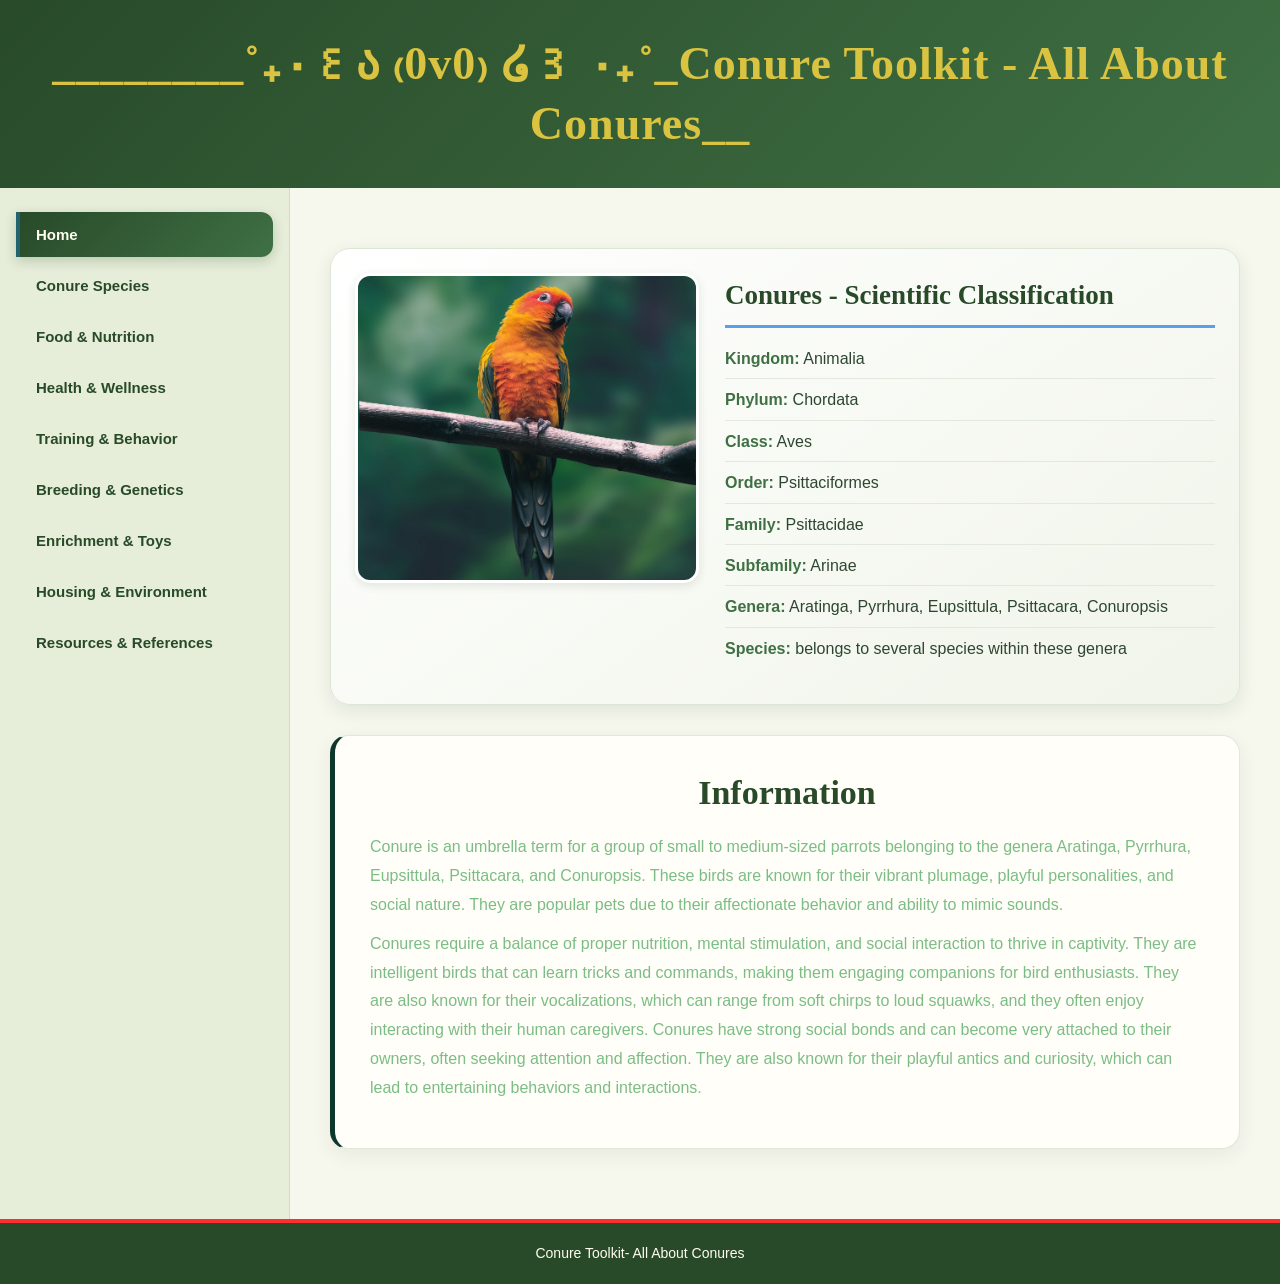
<file: index.html>
<!DOCTYPE html>
<html lang="en">
<head>
    <meta charset="UTF-8">
    <meta name="viewport" content="width=device-width, initial-scale=1.0">
    <title>Conure Toolkit</title>
    <link rel="stylesheet" href="textstyle_conurehomepg.css">
</head>
<body>

    <!-- Loading screen -->
    <div class="loading-screen">
        <img src="louding.gif" alt="Loading..." class="loading-gif">
        <p>Loading...</p>
    </div>

    <!-- Header -->
    <header class="site-header">
        <h1>________˚₊‧꒰ა ₍0v0₎ ໒꒱ ‧₊˚_Conure Toolkit - All About Conures__</h1>
    </header>

    <!-- Sidebar + content -->
    <div class="page-layout">

        <!-- Navigation menu (left column) -->
        <nav class="site-nav" aria-label="Main navigation">
            <ul>
                <li><a href="index.html" class="active" aria-current="page">Home</a></li>
                <li><a href="conure_species.html">Conure Species</a></li>
                <li><a href="nutrition.html">Food &amp; Nutrition</a></li>
                <li><a href="health.html">Health &amp; Wellness</a></li>
                <li><a href="training.html">Training &amp; Behavior</a></li>
                <li><a href="genetics.html">Breeding &amp; Genetics</a></li>
                <li><a href="enrichment.html">Enrichment &amp; Toys</a></li>
                <li><a href="housing.html">Housing &amp; Environment</a></li>
                <li><a href="resources.html">Resources &amp; References</a></li>
            </ul>
        </nav>

        <!-- Main content (right column) -->
        <main class="main-content">
           

            <!-- Scientific classification card -->
            <div class="card">

                <!-- Image -->
                <div
                    class="card-img"
                    role="img"
                    aria-label="Sun Conure parrot"
                    style="background-image: url('sun_conure_home.jpg');"
                ></div>

                <!-- Words -->
                <div class="card-info">
                    <p class="text-title">Conures - Scientific Classification</p>

                    <div class="text-body">
                        <p><strong>Kingdom:</strong> Animalia</p>
                        <p><strong>Phylum:</strong> Chordata</p>
                        <p><strong>Class:</strong> Aves</p>
                        <p><strong>Order:</strong> Psittaciformes</p>
                        <p><strong>Family:</strong> Psittacidae</p>
                        <p><strong>Subfamily:</strong> Arinae</p>
                        <p><strong>Genera:</strong> Aratinga, Pyrrhura, Eupsittula, Psittacara, Conuropsis</p>
                        <p><strong>Species:</strong> belongs to several species within these genera</p>
                    </div>
                </div>
            </div>

            <!-- Information section -->
            <section class="information-homepage-conure">
                <h2>Information</h2>
                <p>
                    Conure is an umbrella term for a group of small to medium-sized parrots belonging to the genera Aratinga, Pyrrhura, Eupsittula, Psittacara, and Conuropsis. These birds are known for their vibrant plumage, playful personalities, and social nature. They are popular pets due to their affectionate behavior and ability to mimic sounds.
                </p>
                <p>
                    Conures require a balance of proper nutrition, mental stimulation, and social interaction to thrive in captivity. They are intelligent birds that can learn tricks and commands, making them engaging companions for bird enthusiasts.
                    They are also known for their vocalizations, which can range from soft chirps to loud squawks, and they often enjoy interacting with their human caregivers.
                    Conures have strong social bonds and can become very attached to their owners, often seeking attention and affection. They are also known for their playful antics and curiosity, which can lead to entertaining behaviors and interactions.
                </p>
            </section>
        </main>
    </div>

    <!-- Footer -->
    <footer class="site-footer">
        <p>Conure Toolkit- All About Conures</p>
    </footer>

</body>
</html>
</docotype html>
</file>
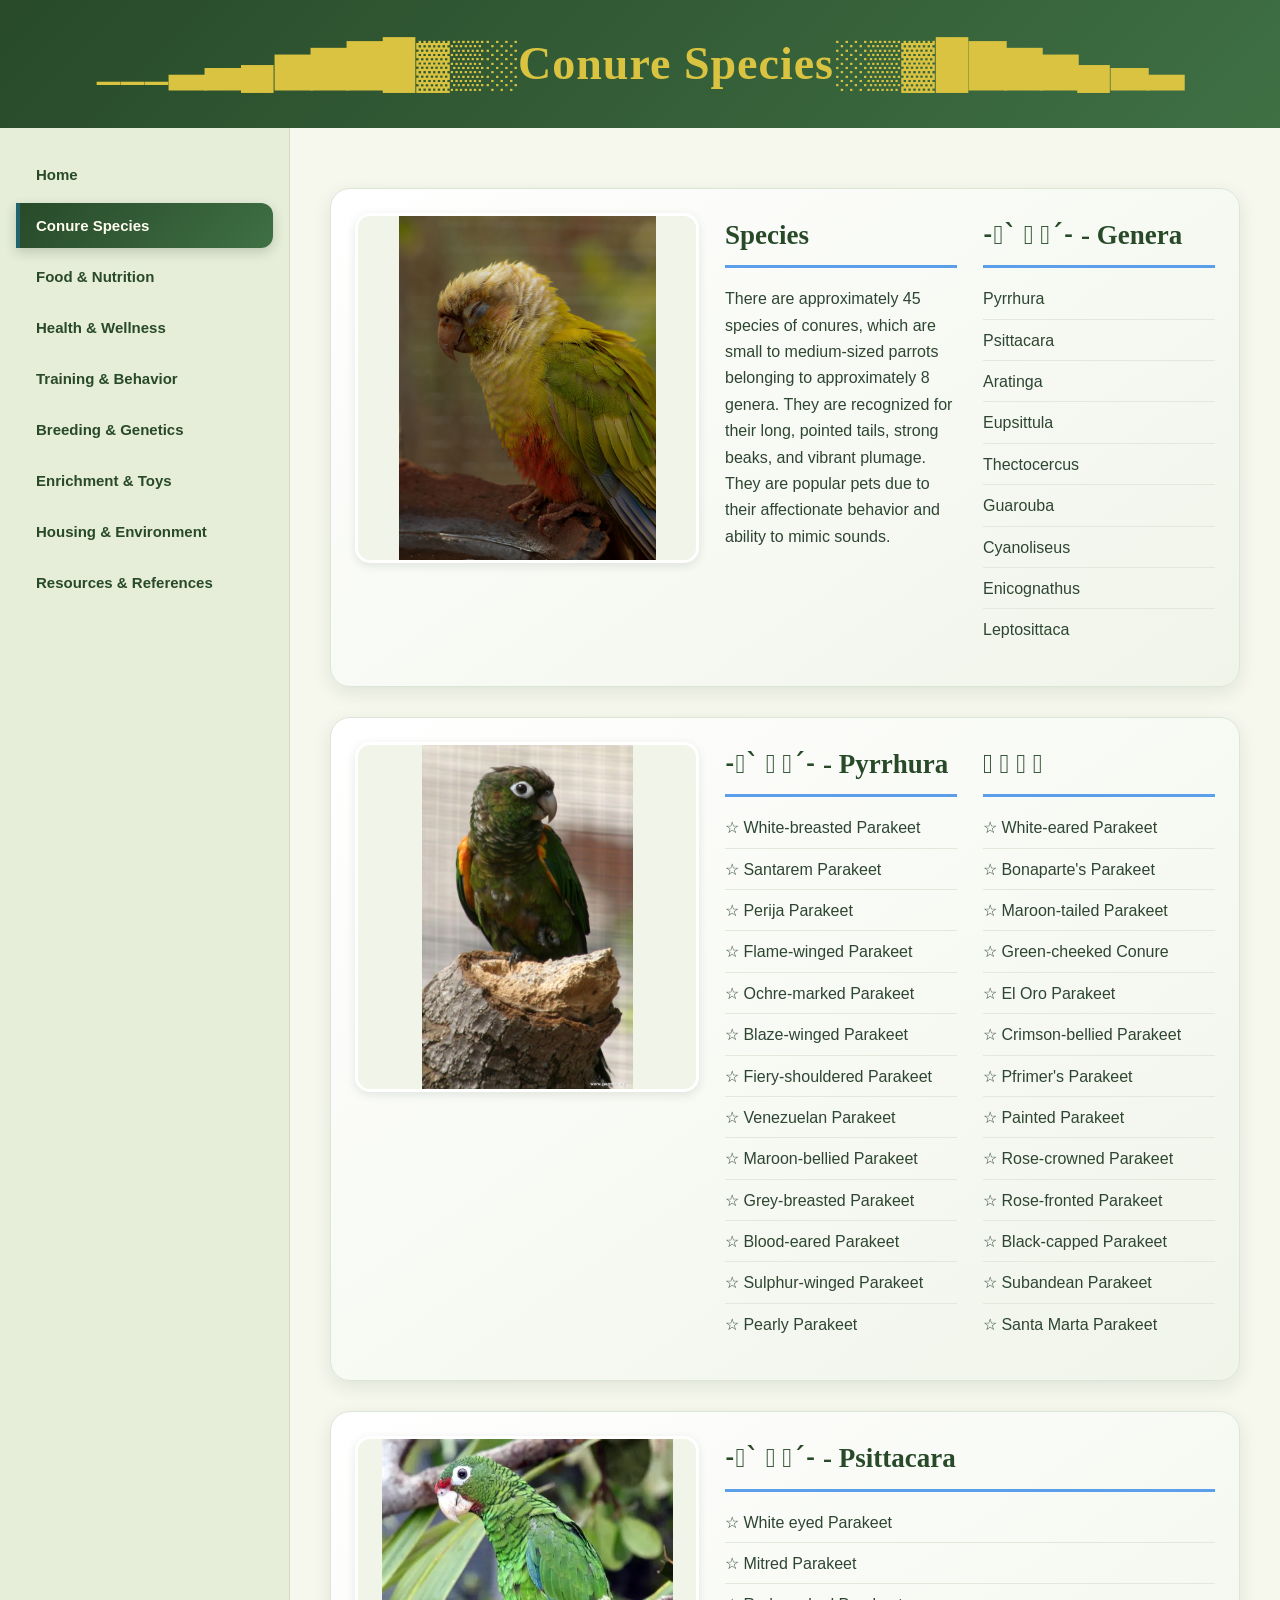
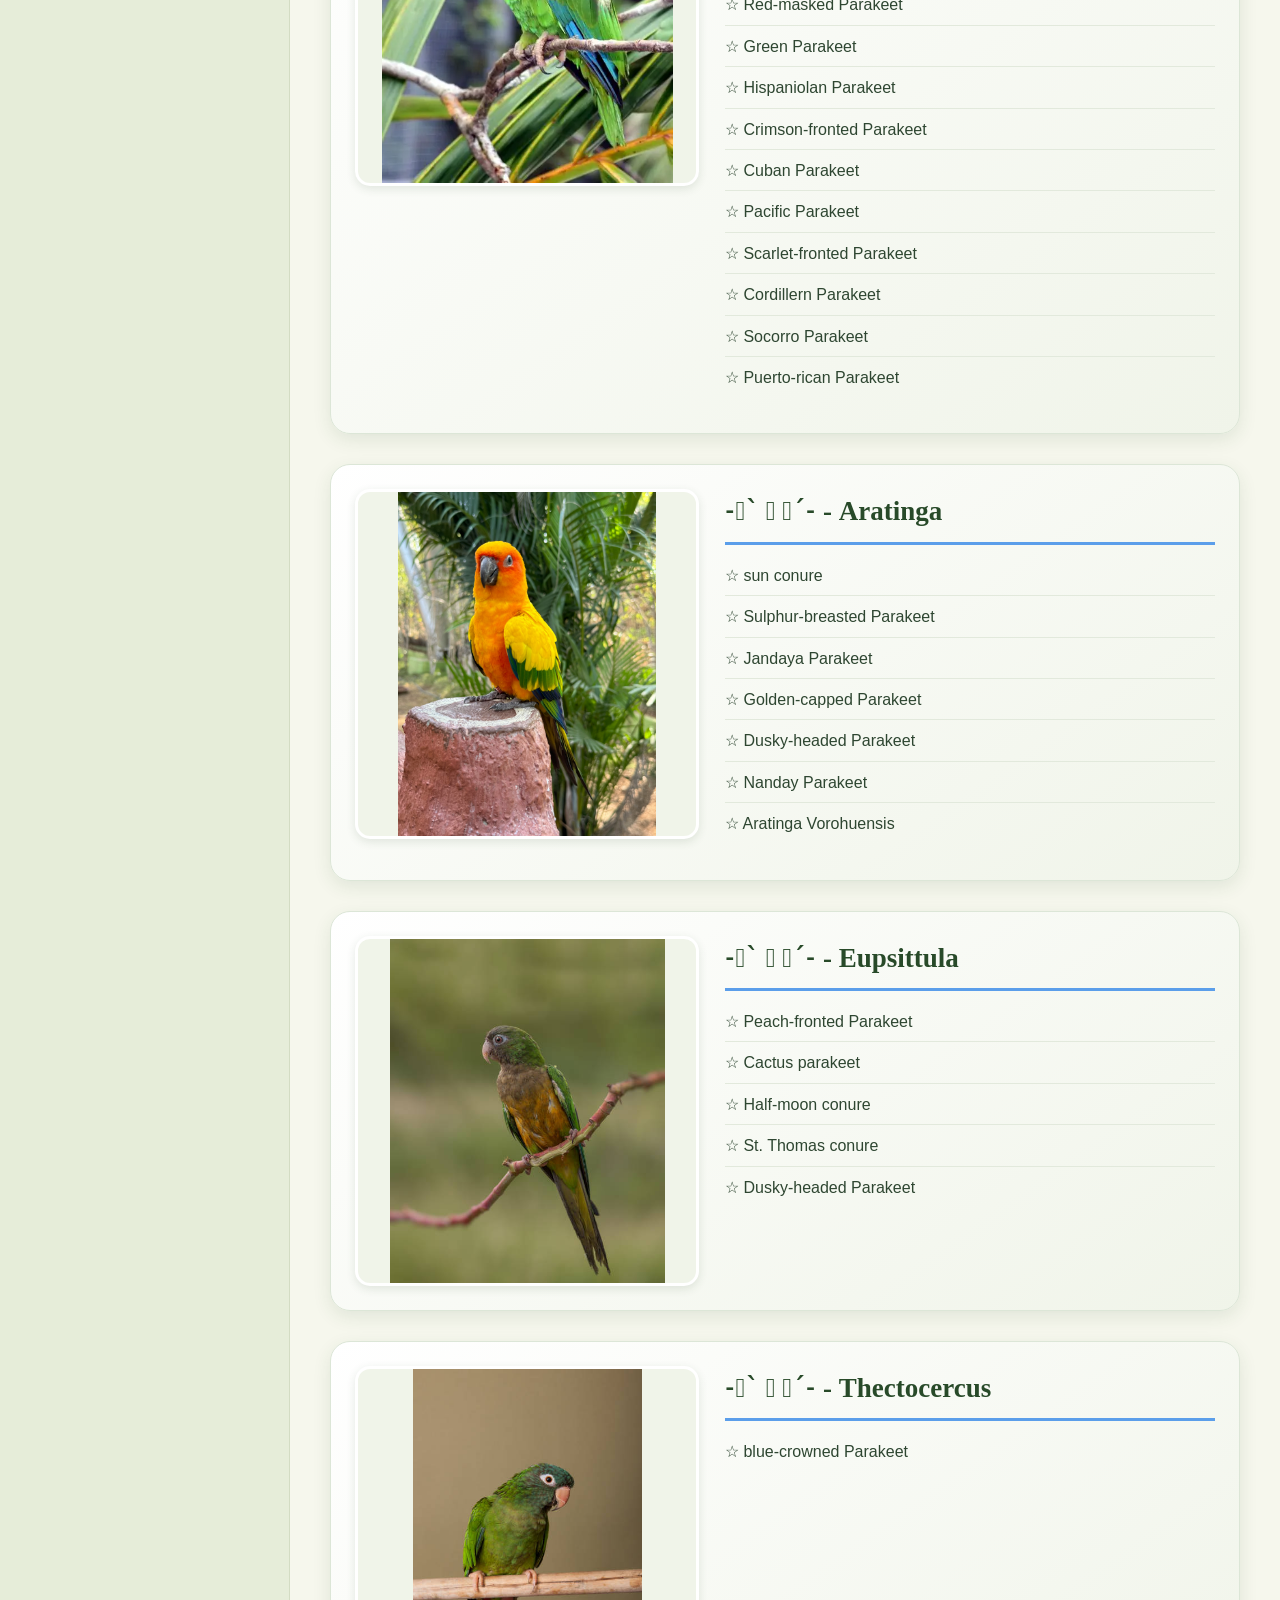
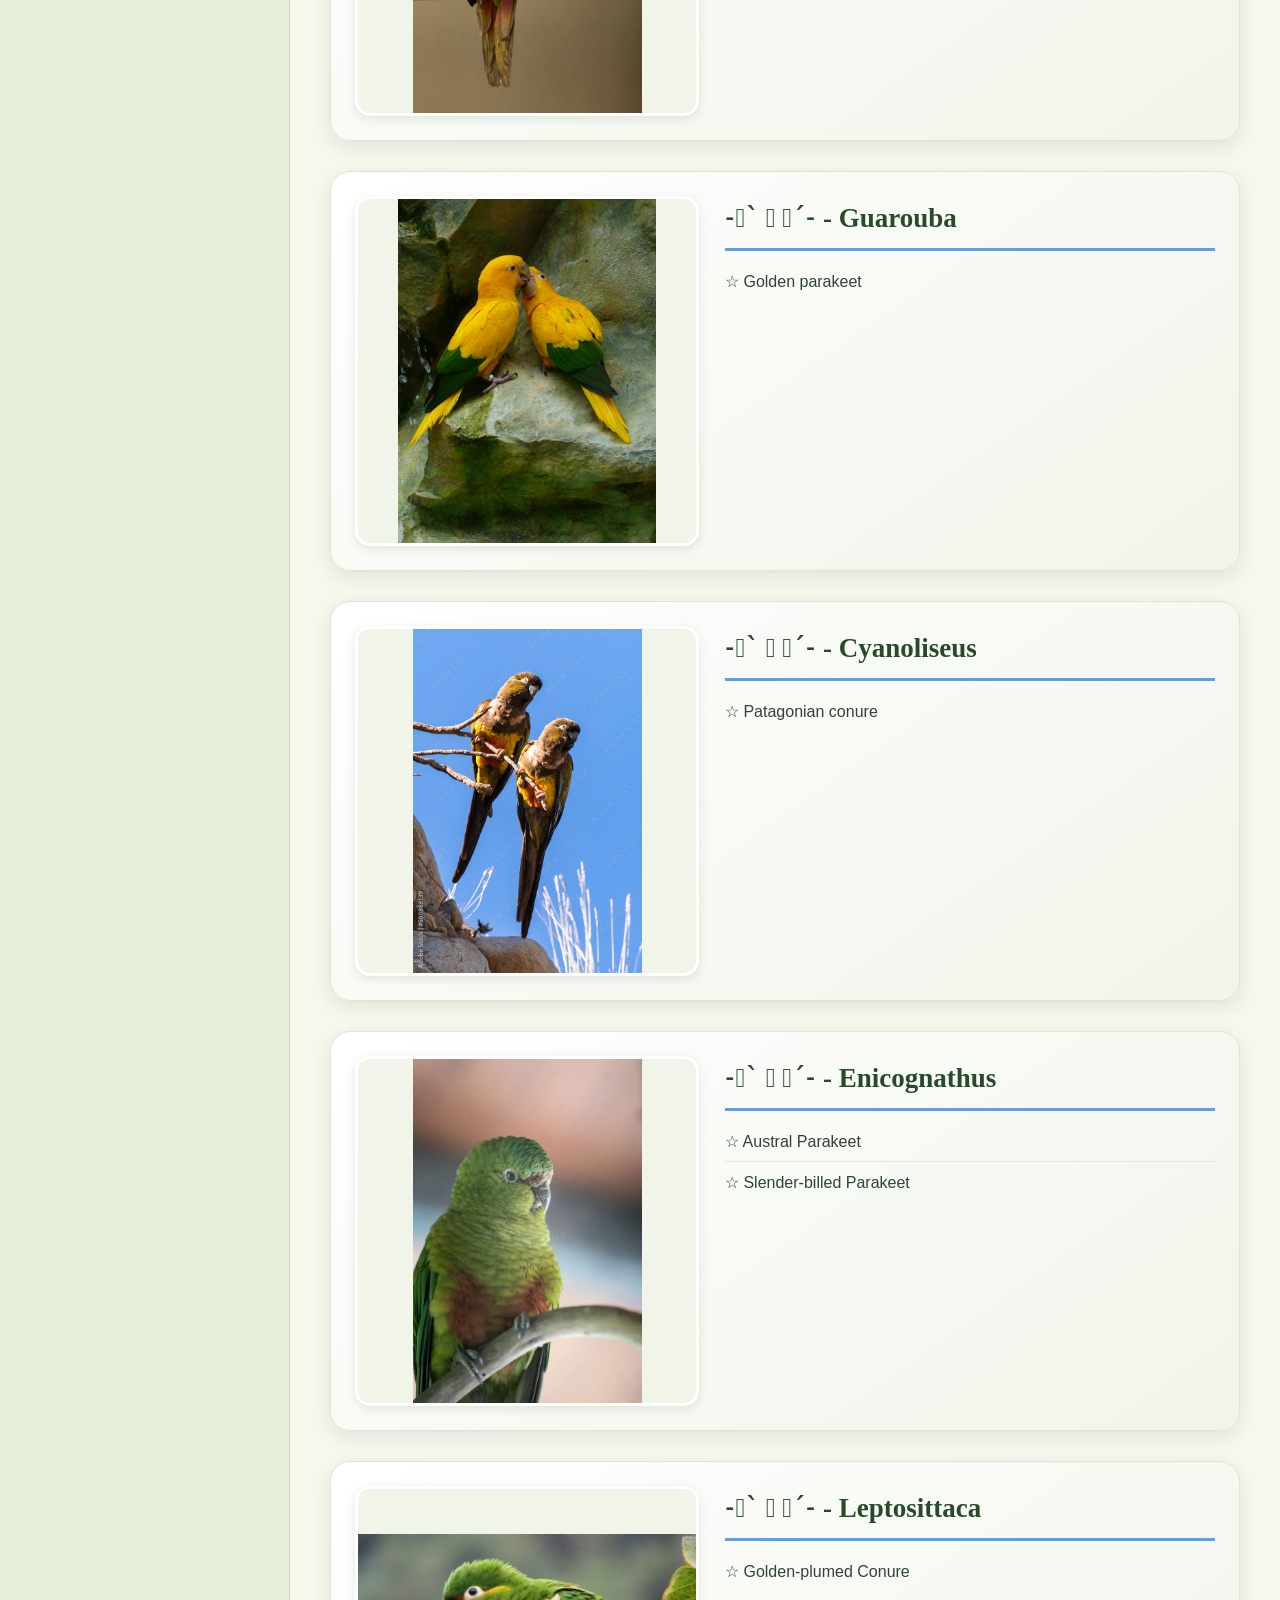
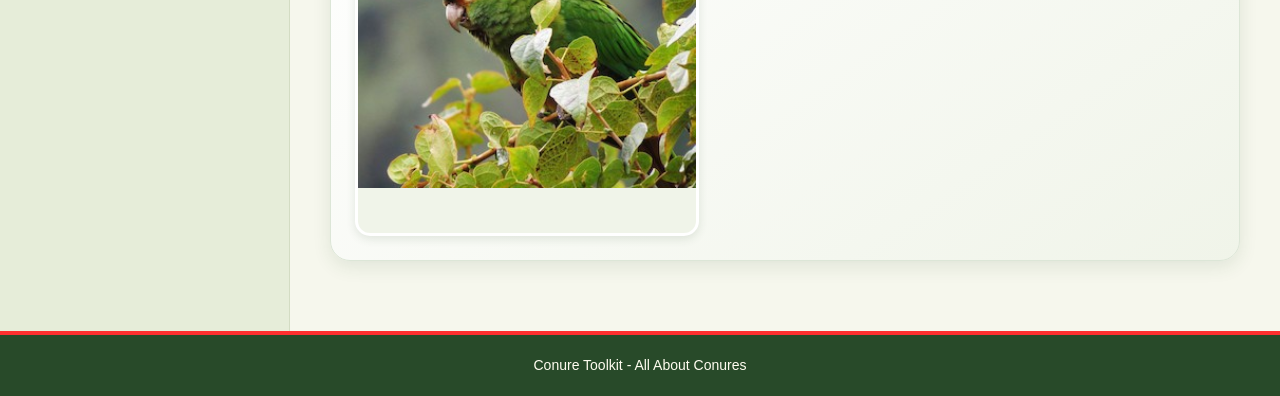
<file: conure_species.html>
<!DOCTYPE html>
<html lang="en">
<head>
    <meta charset="UTF-8">
    <meta name="viewport" content="width=device-width, initial-scale=1.0">
    <title>Conure Toolkit</title>
    <link rel="stylesheet" href="textstyle_ConureSpecies.css">
</head>
<body>

    <!-- Loading screen -->
    <div class="loading-screen">
        <img src="louding.gif" alt="Loading..." class="loading-gif">
        <p>Loading...</p>
    </div>

    <!-- Header -->
    <header class="site-header">
        <h1>___▂▃▄▅▆▇█▓▒░Conure Species░▒▓█▇▆▅▄▃▂</h1>
    </header>

    <!-- Sidebar + content -->
    <div class="page-layout">

        <!-- Navigation menu -->
        <nav class="site-nav" aria-label="Main navigation">
            <ul>
                <li><a href="index.html">Home</a></li>
                <li><a href="conure_species.html" class="active" aria-current="page">Conure Species</a></li>
                <li><a href="nutrition.html">Food &amp; Nutrition</a></li>
                <li><a href="health.html">Health &amp; Wellness</a></li>
                <li><a href="training.html">Training &amp; Behavior</a></li>
                <li><a href="genetics.html">Breeding &amp; Genetics</a></li>
                <li><a href="enrichment.html">Enrichment &amp; Toys</a></li>
                <li><a href="housing.html">Housing &amp; Environment</a></li>
                <li><a href="resources.html">Resources &amp; References</a></li>
            </ul>
        </nav>

        <main class="main-content">

                 <!-- Scientific classification card -->
            <div class="card">

                <div
                    class="card-img"
                    role="img"
                    aria-label="Sun Conure parrot"
                    style="background-image: url('pinappleConure.jpg');">
                </div>

                <div class="card-info">
                    <p class="text-title">Species</p>
                    <div class="text-body">
                        <p>
                            There are approximately 45 species of conures,
                            which are small to medium-sized parrots belonging
                            to approximately 8 genera. They are recognized for
                            their long, pointed tails, strong beaks, and
                            vibrant plumage. They are popular pets due to
                            their affectionate behavior and ability to mimic sounds.
                        </p>
                    </div>
                </div>

                <div class="card-info">
                    <p class="text-title">˗ˏˋ 𓅰 ˎˊ˗ - Genera</p>
                    <div class="text-body">
                        <p>Pyrrhura</p>
                        <p>Psittacara</p>
                        <p>Aratinga</p>
                        <p>Eupsittula</p>
                        <p>Thectocercus</p>
                        <p>Guarouba</p>
                        <p>Cyanoliseus</p>
                        <p>Enicognathus</p>
                        <p>Leptosittaca</p>
                    </div>
                </div>

            </div>

            <!-- Pyrrhura card -->
            <div class="card">

                <div
                    class="card-img"
                    role="img"
                    aria-label="Fiery-shouldered conure"
                    style="background-image: url('Fiery-shouldered-Conure.jpg');">
                </div>

                <div class="card-info">
                    <p class="text-title">˗ˏˋ 𓅰 ˎˊ˗ - Pyrrhura</p>
                    <div class="text-body">
                        <p>☆ White-breasted Parakeet</p>
                        <p>☆ Santarem Parakeet</p>
                        <p>☆ Perija Parakeet</p>
                        <p>☆ Flame-winged Parakeet</p>
                        <p>☆ Ochre-marked Parakeet</p>
                        <p>☆ Blaze-winged Parakeet</p>
                        <p>☆ Fiery-shouldered Parakeet</p>
                        <p>☆ Venezuelan Parakeet</p>
                        <p>☆ Maroon-bellied Parakeet</p>
                        <p>☆ Grey-breasted Parakeet</p>
                        <p>☆ Blood-eared Parakeet</p>
                        <p>☆ Sulphur-winged Parakeet</p>
                        <p>☆ Pearly Parakeet</p>
                    </div>
                </div>

                <div class="card-info">
                    <p class="text-title">𓅰 𓅰 𓅰 𓅰</p>
                    <div class="text-body">
                        <p>☆ White-eared Parakeet</p>
                        <p>☆ Bonaparte's Parakeet</p>
                        <p>☆ Maroon-tailed Parakeet</p>
                        <p>☆ Green-cheeked Conure</p>
                        <p>☆ El Oro Parakeet</p>
                        <p>☆ Crimson-bellied Parakeet</p>
                        <p>☆ Pfrimer's Parakeet</p>
                        <p>☆ Painted Parakeet</p>
                        <p>☆ Rose-crowned Parakeet</p>
                        <p>☆ Rose-fronted Parakeet</p>
                        <p>☆ Black-capped Parakeet</p>
                        <p>☆ Subandean Parakeet</p>
                        <p>☆ Santa Marta Parakeet</p>
                    </div>
                </div>

            </div>
                        <!-- Psittacara card -->
            <div class="card">

                <div
                    class="card-img"
                    role="img"
                    aria-label="Puerto-Rican_parakeet"
                    style="background-image: url('Puerto-Rican_amazon_parrot.webp');">
                </div>

                <div class="card-info">
                    <p class="text-title">˗ˏˋ 𓅰 ˎˊ˗ - Psittacara</p>
                    <div class="text-body">
                        <p>☆ White eyed Parakeet</p>
                        <p>☆ Mitred Parakeet</p>
                        <p>☆ Red-masked Parakeet</p>
                        <p>☆ Green Parakeet</p>
                        <p>☆ Hispaniolan Parakeet</p>
                        <p>☆ Crimson-fronted Parakeet</p>
                        <p>☆ Cuban Parakeet</p>
                        <p>☆ Pacific Parakeet</p>
                        <p>☆ Scarlet-fronted Parakeet</p>
                        <p>☆ Cordillern Parakeet</p>
                        <p>☆ Socorro Parakeet</p>
                        <p>☆ Puerto-rican Parakeet</p>
                    </div>
                </div>
            </div>
             <!-- Aratinga card -->
            <div class="card">

                <div
                    class="card-img"
                    role="img"
                    aria-label="sun-conure"
                    style="background-image: url('SunConure.jpg');">
                </div>

                <div class="card-info">
                    <p class="text-title">˗ˏˋ 𓅰 ˎˊ˗ - Aratinga</p>
                    <div class="text-body">
                        <p>☆ sun conure</p>
                        <p>☆ Sulphur-breasted Parakeet</p>
                        <p>☆ Jandaya Parakeet</p>
                        <p>☆ Golden-capped Parakeet</p>
                        <p>☆ Dusky-headed Parakeet</p>
                        <p>☆ Nanday Parakeet</p>
                        <p>☆ Aratinga Vorohuensis</p>
                    </div>
                </div>
            </div>
             <!-- Eupsittula card -->
            <div class="card">

                <div
                    class="card-img"
                    role="img"
                    aria-label="cactus-parakeets"
                    style="background-image: url('CactusParakeet.jpg');">
                </div>

                <div class="card-info">
                    <p class="text-title">˗ˏˋ 𓅰 ˎˊ˗ - Eupsittula</p>
                    <div class="text-body">
                        <p>☆ Peach-fronted Parakeet</p>
                        <p>☆ Cactus parakeet</p>
                        <p>☆ Half-moon conure</p>
                        <p>☆ St. Thomas conure</p>
                        <p>☆ Dusky-headed Parakeet</p>
                    </div>
                </div>
            </div>
                        <!-- Thectocercus card -->
            <div class="card">

                <div
                    class="card-img"
                    role="img"
                    aria-label="Blue_crowned_Parakeet"
                    style="background-image: url('blueCrownedParakeet.jpg');">
                </div>

                <div class="card-info">
                    <p class="text-title">˗ˏˋ 𓅰 ˎˊ˗ - Thectocercus</p>
                    <div class="text-body">
                        <p>☆ blue-crowned Parakeet</p>
                    </div>
                </div>
            </div>
            <!-- Guarouba card -->
            <div class="card">

                <div
                    class="card-img"
                    role="img"
                    aria-label="hans-golden-parakeets"
                    style="background-image: url('hans-golden-parakeets-406810.jpg');">
                </div>

                <div class="card-info">
                    <p class="text-title">˗ˏˋ 𓅰 ˎˊ˗ - Guarouba</p>
                    <div class="text-body">
                        <p>☆ Golden parakeet</p>

                    </div>
                </div>
            </div>
            <!-- Cyanoliseus card --->
            <div class="card">

                <div
                    class="card-img"
                    role="img"
                    aria-label="patagonian-conure"
                    style="background-image: url('patagonian_conure.jpg');">
                </div>

                <div class="card-info">
                    <p class="text-title">˗ˏˋ 𓅰 ˎˊ˗ - Cyanoliseus</p>
                    <div class="text-body">
                        <p>☆ Patagonian conure</p>
                    </div>
                </div>
            </div>
                       <!-- Enicognathus card --->
            <div class="card">

                <div
                    class="card-img"
                    role="img"
                    aria-label="austral-parakeet"
                    style="background-image: url('australParakeet.webp');">
                </div>

                <div class="card-info">
                    <p class="text-title">˗ˏˋ 𓅰 ˎˊ˗ - Enicognathus</p>
                    <div class="text-body">
                        <p>☆ Austral Parakeet</p>
                        <p>☆ Slender-billed Parakeet</p>
                    </div>
                </div>
            </div>
                       <!-- Leptosittaca card --->
            <div class="card">

                <div
                    class="card-img"
                    role="img"
                    aria-label="Golden-plimed-conure"
                    style="background-image: url('Golden-plimedConure.jpg');">
                </div>

                <div class="card-info">
                    <p class="text-title">˗ˏˋ 𓅰 ˎˊ˗ - Leptosittaca</p>
                    <div class="text-body">
                        <p>☆ Golden-plumed Conure</p>
                    </div>
                </div>
            </div>
        </main>
    </div>

    <!-- Footer -->
    <footer class="site-footer">
        <p>Conure Toolkit - All About Conures</p>
    </footer>

</body>
</html>
</file>
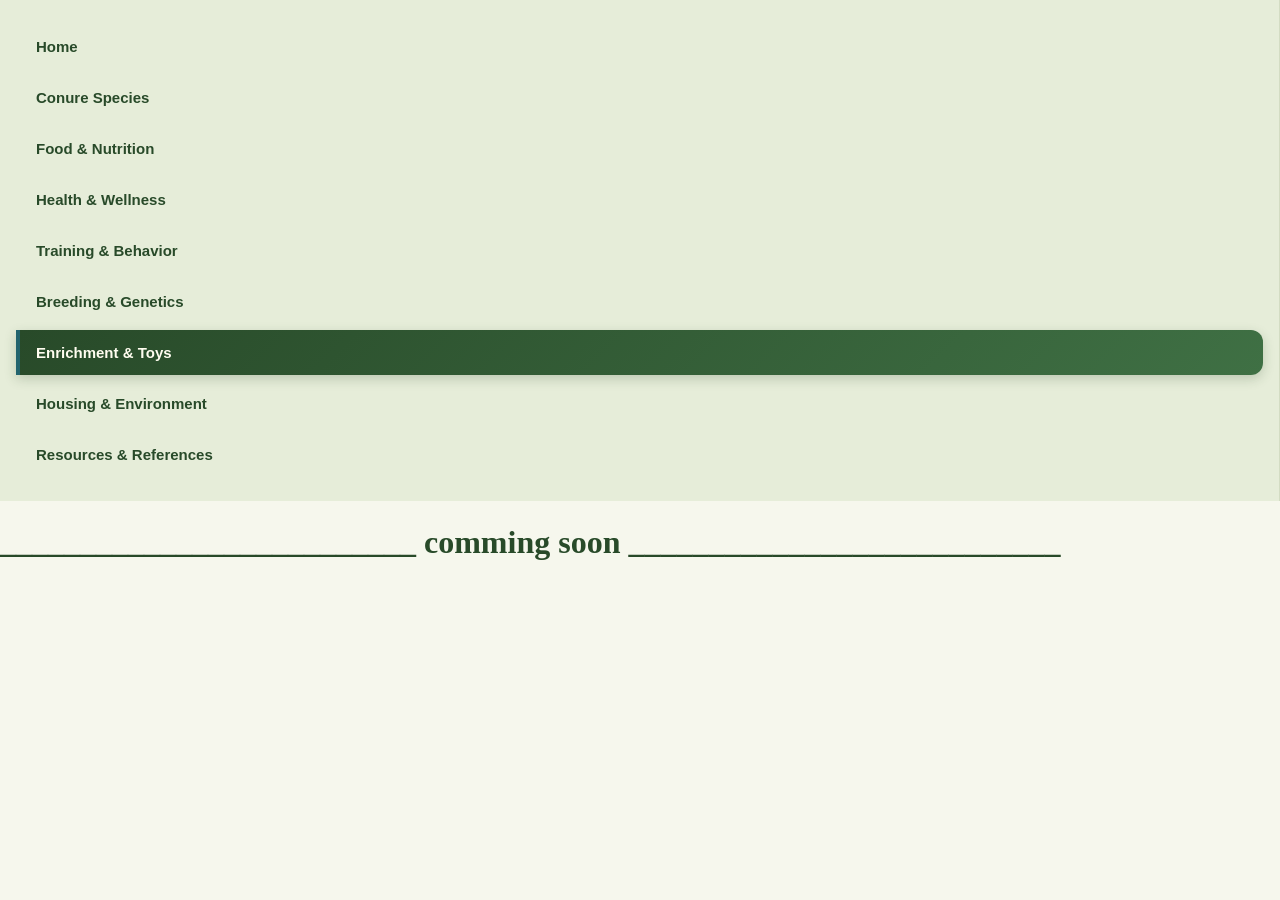
<file: enrichment.html>
<!DOCTYPE html>
<html lang="en">
<head>
    <meta charset="UTF-8">
    <meta name="viewport" content="width=device-width, initial-scale=1.0">
    <title>Conure Toolkit</title>
    <link rel="stylesheet" href="textstyle_conurehomepg.css">
</head>
<body>

    <!-- Loading screen -->
    <div class="loading-screen">
        <img src="louding.gif" alt="Loading..." class="loading-gif">
        <p>Loading...</p>
    </div>

    <!-- Navigation menu -->
    <nav class="site-nav" aria-label="Main navigation">
        <ul>
            <li><a href="index.html">Home</a></li>
            <li><a href="conure_species.html">Conure Species</a></li>
                <li><a href="nutrition.html">Food &amp; Nutrition</a></li>
                <li><a href="health.html">Health &amp; Wellness</a></li>
                <li><a href="training.html">Training &amp; Behavior</a></li>
                <li><a href="genetics.html">Breeding &amp; Genetics</a></li>
                <li><a href="enrichment.html" class="active" aria-current="page">Enrichment &amp; Toys</a></li>
                <li><a href="housing.html">Housing &amp; Environment</a></li>
                <li><a href="resources.html">Resources &amp; References</a></li>
            </ul>
        </nav>
<h1>__________________________ comming soon ___________________________</h1>
    </body>
</html>
</file>
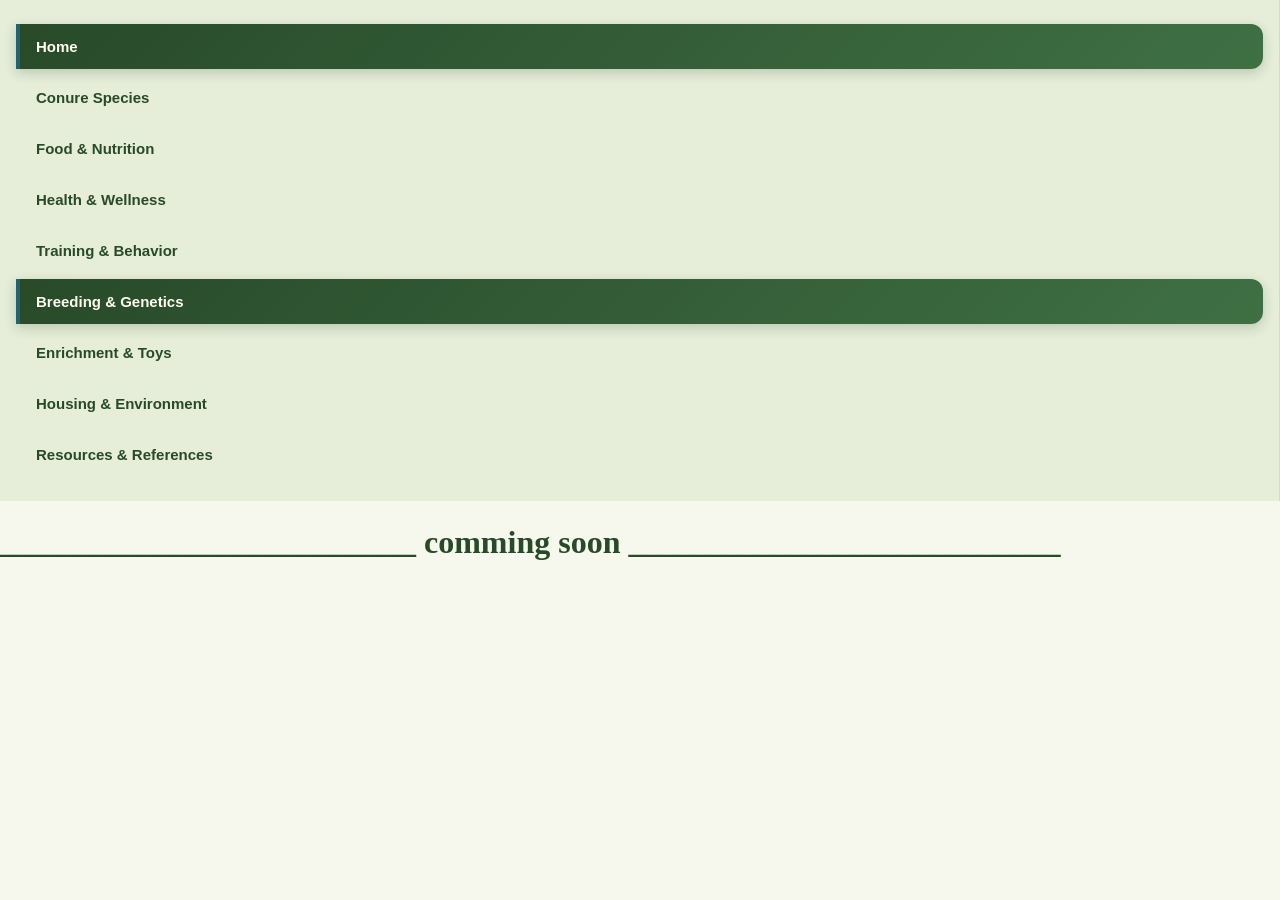
<file: genetics.html>
<!DOCTYPE html>
<html lang="en">
<head>
    <meta charset="UTF-8">
    <meta name="viewport" content="width=device-width, initial-scale=1.0">
    <title>Conure Toolkit</title>
    <link rel="stylesheet" href="textstyle_conurehomepg.css">
</head>
<body>

    <!-- Loading screen -->
    <div class="loading-screen">
        <img src="louding.gif" alt="Loading..." class="loading-gif">
        <p>Loading...</p>
    </div>

    <!-- Navigation menu -->
    <nav class="site-nav" aria-label="Main navigation">
        <ul>
            <li><a href="index.html" class="active">Home</a></li>
            <li><a href="conure_species.html">Conure Species</a></li>
                <li><a href="nutrition.html">Food &amp; Nutrition</a></li>
                <li><a href="health.html">Health &amp; Wellness</a></li>
                <li><a href="training.html">Training &amp; Behavior</a></li>
                <li><a href="genetics.html" class="active" aria-current="page">Breeding &amp; Genetics</a></li>
                <li><a href="enrichment.html">Enrichment &amp; Toys</a></li>
                <li><a href="housing.html">Housing &amp; Environment</a></li>
                <li><a href="resources.html">Resources &amp; References</a></li>
            </ul>
        </nav>
<h1>__________________________ comming soon ___________________________</h1>
    </body>
</html>
</file>
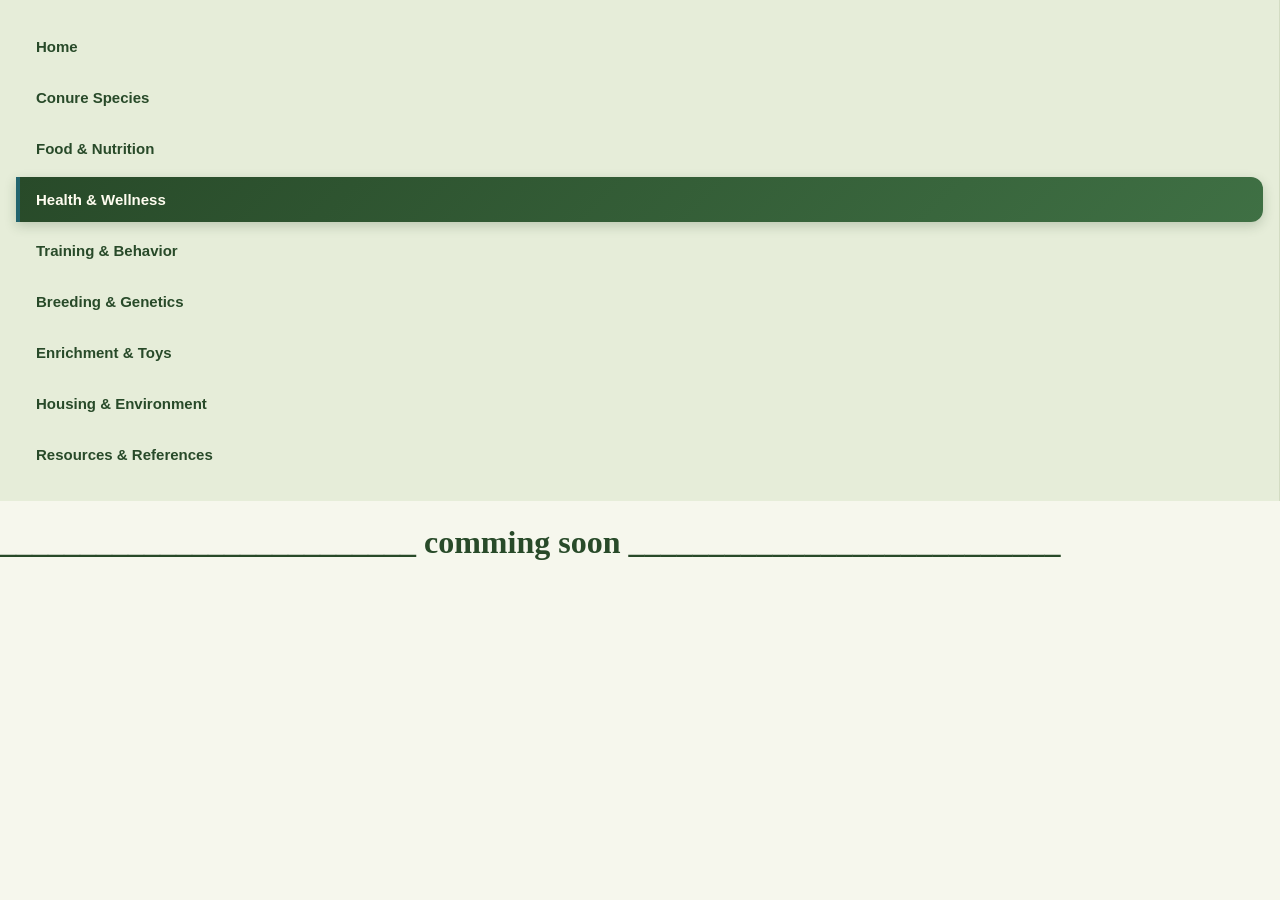
<file: health.html>
<!DOCTYPE html>
<html lang="en">
<head>
    <meta charset="UTF-8">
    <meta name="viewport" content="width=device-width, initial-scale=1.0">
    <title>Conure Toolkit</title>
    <link rel="stylesheet" href="textstyle_conurehomepg.css">
</head>
<body>

    <!-- Loading screen -->
    <div class="loading-screen">
        <img src="louding.gif" alt="Loading..." class="loading-gif">
        <p>Loading...</p>
    </div>

    <!-- Navigation menu -->
    <nav class="site-nav" aria-label="Main navigation">
        <ul>
           <li><a href="index.html">Home</a></li>
            <li><a href="conure_species.html">Conure Species</a></li>
               <li><a href="nutrition.html">Food &amp; Nutrition</a></li>
                <li><a href="health.html"  class="active" aria-current="page">Health &amp; Wellness</a></li>
                <li><a href="training.html">Training &amp; Behavior</a></li>
                <li><a href="genetics.html">Breeding &amp; Genetics</a></li>
                <li><a href="enrichment.html">Enrichment &amp; Toys</a></li>
                <li><a href="housing.html">Housing &amp; Environment</a></li>
                <li><a href="resources.html">Resources &amp; References</a></li>
            </ul>
        </nav>

   <h1>__________________________ comming soon ___________________________</h1>



    </body>
</html>
</file>
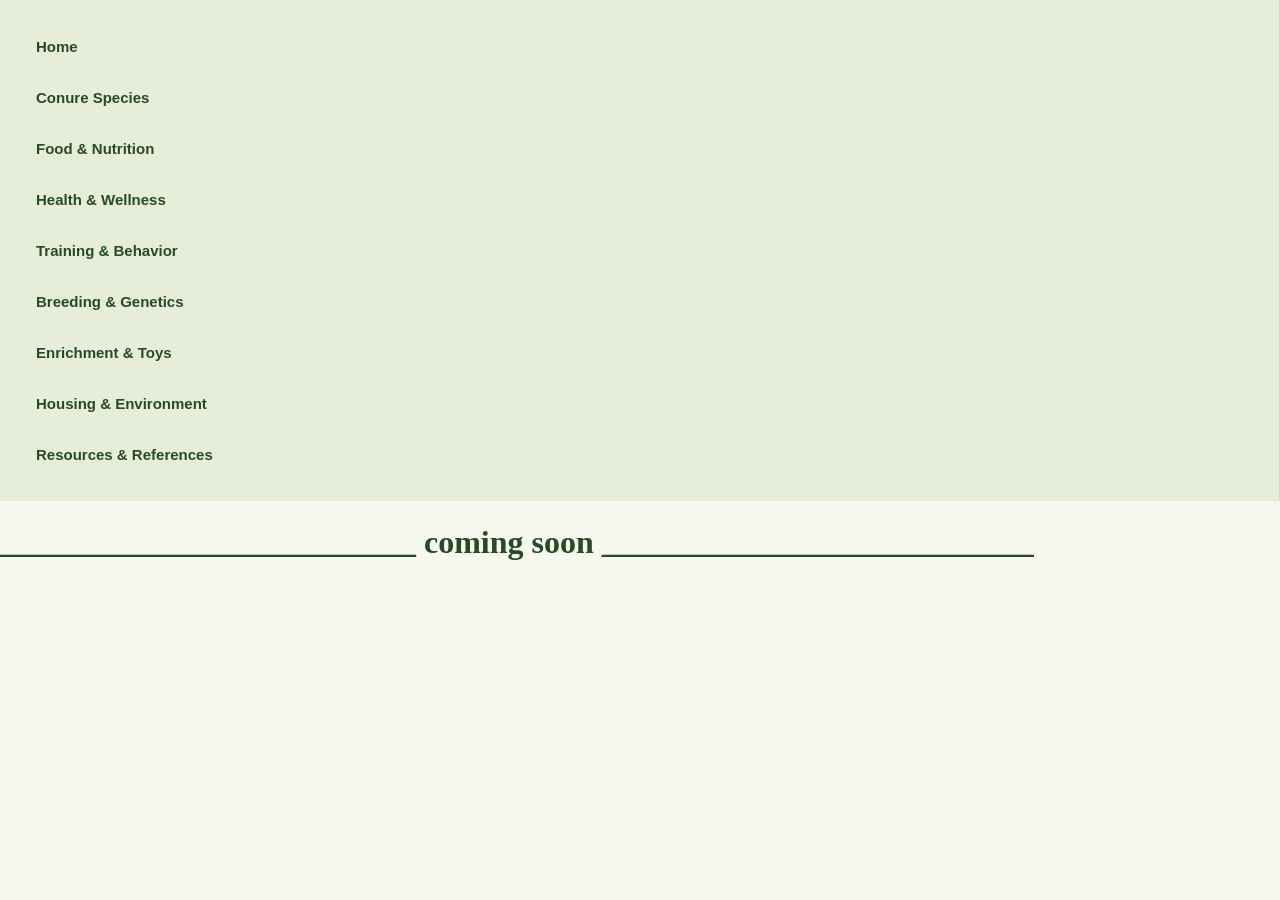
<file: housing.html>
<!DOCTYPE html>
<html lang="en">
<head>
    <meta charset="UTF-8">
    <meta name="viewport" content="width=device-width, initial-scale=1.0">
    <title>Conure Toolkit</title>
    <link rel="stylesheet" href="textstyle_conurehomepg.css">
</head>
<body>

    <!-- Loading screen -->
    <div class="loading-screen">
        <img src="louding.gif" alt="Loading..." class="loading-gif">
        <p>Loading...</p>
    </div>

    <!-- Navigation menu -->
    <nav class="site-nav" aria-label="Main navigation">
        <ul>
                <li><a href="index.html">Home</a></li>
                <li><a href="conure_species.html">Conure Species</a></li>
                <li><a href="nutrition.html">Food &amp; Nutrition</a></li>
                <li><a href="health.html">Health &amp; Wellness</a></li>
                <li><a href="training.html">Training &amp; Behavior</a></li>
                <li><a href="genetics.html">Breeding &amp; Genetics</a></li>
                <li><a href="enrichment.html">Enrichment &amp; Toys</a></li>
                <li><a href="housing.html class="active" aria-current="page">Housing &amp; Environment</a></li>
                <li><a href="resources.html">Resources &amp; References</a></li>
            </ul>
        </nav>
<h1>__________________________ coming soon ___________________________</h1>
    </body>
</html>
</file>
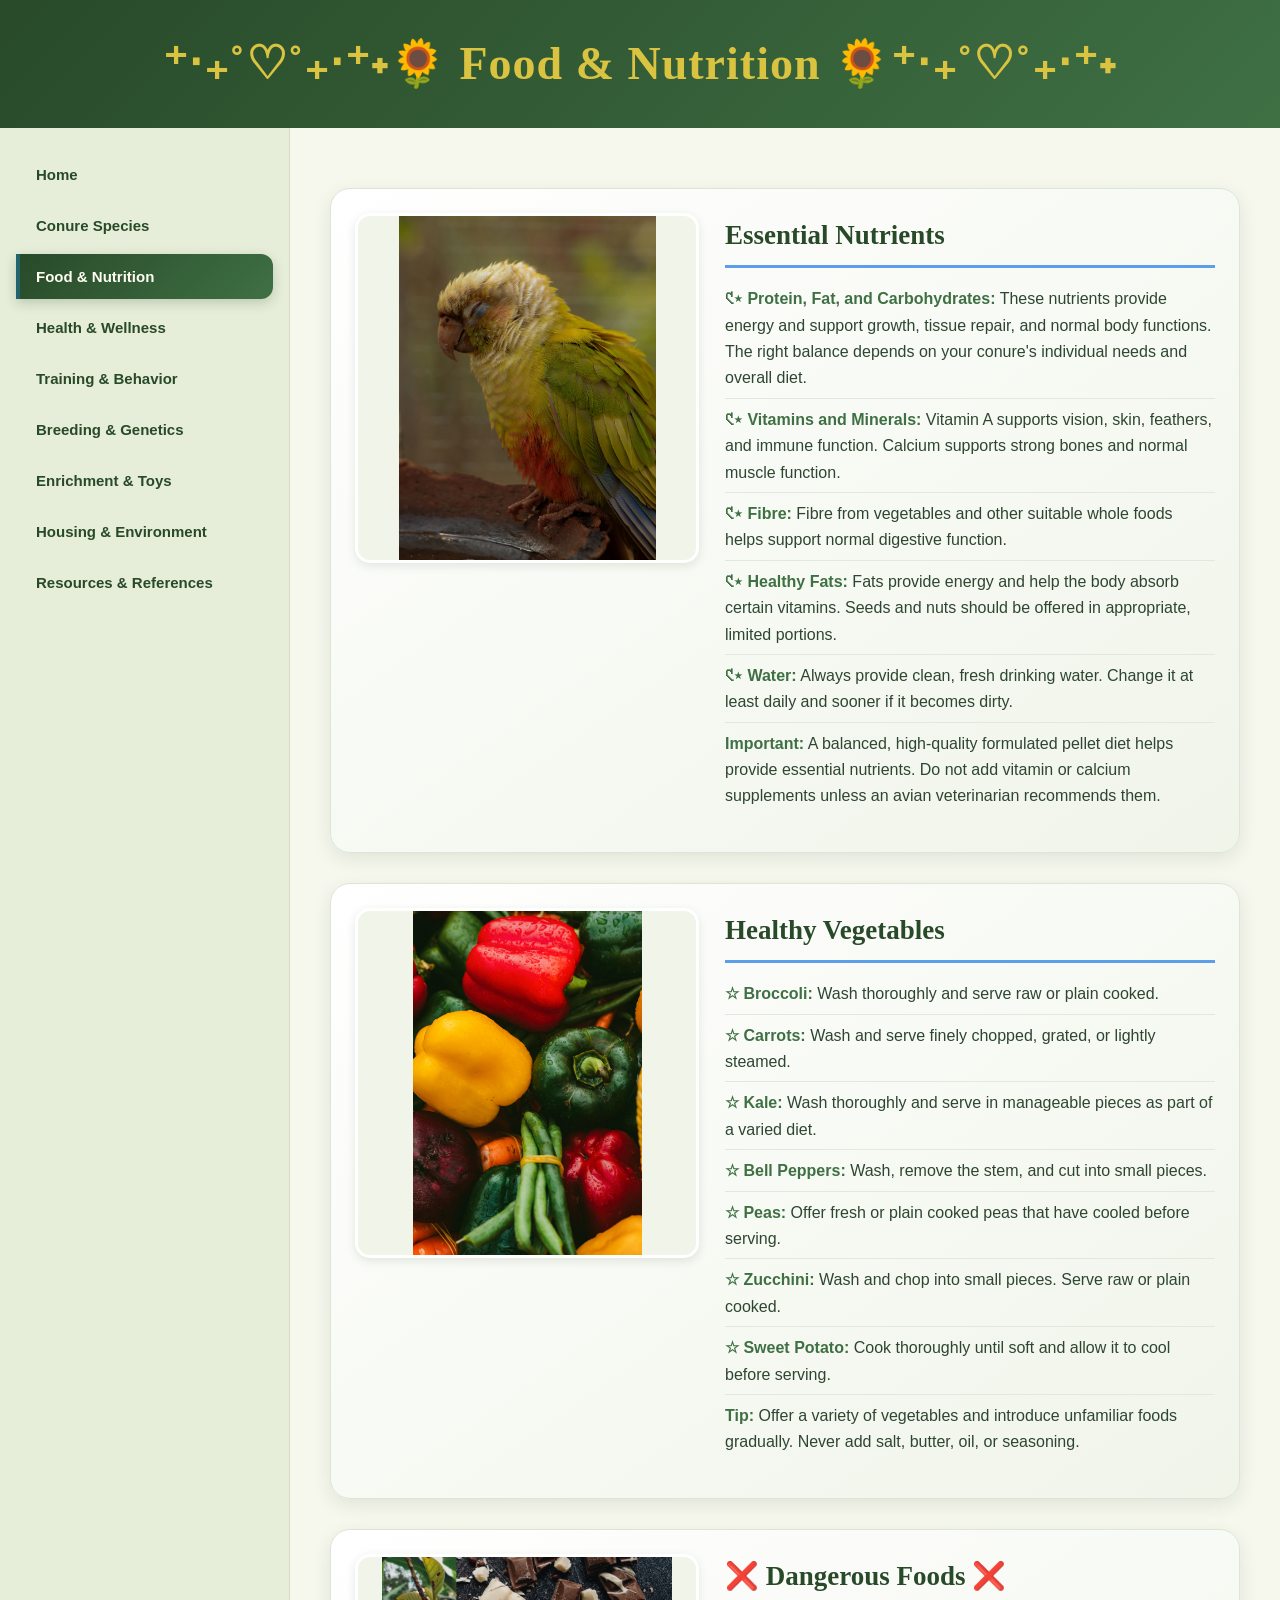
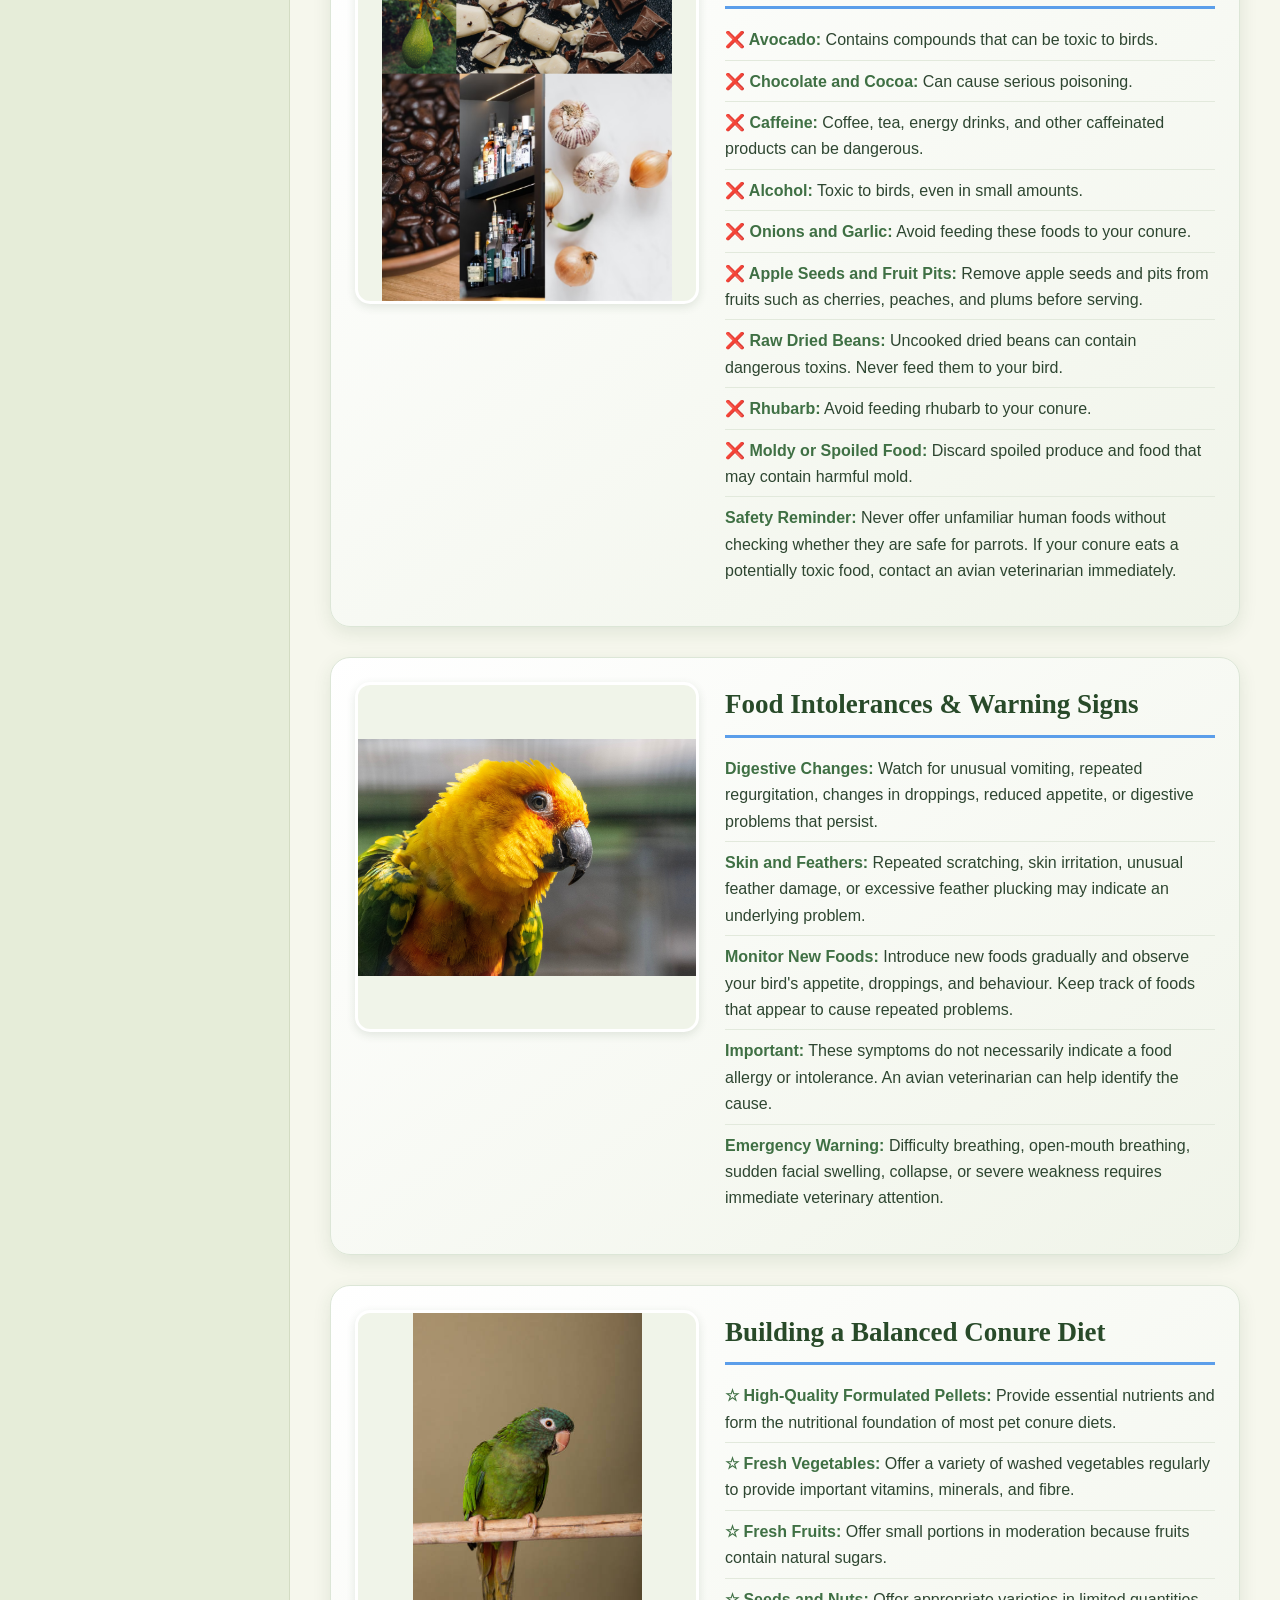
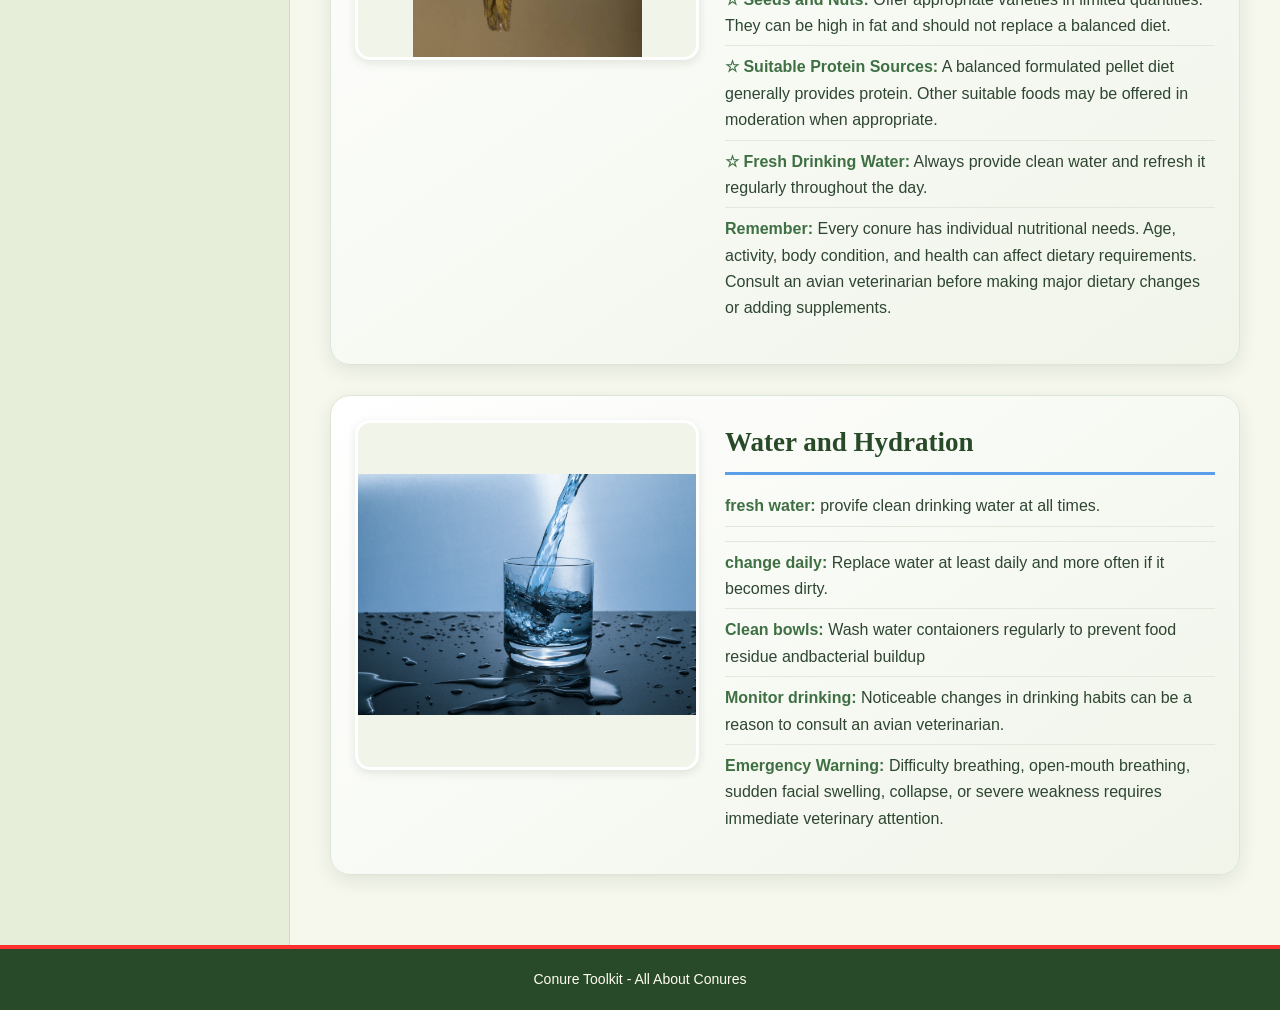
<file: nutrition.html>
<!DOCTYPE html>
<html lang="en">
<head>
    <meta charset="UTF-8">
    <meta name="viewport" content="width=device-width, initial-scale=1.0">

    <title>Conure Toolkit | Food &amp; Nutrition</title>

    <link rel="stylesheet" href="textstyle_ConureSpecies.css">
</head>

<body>

    <!-- Loading screen -->
    <div class="loading-screen">
        <img src="louding.gif" alt="Loading..." class="loading-gif">
        <p>Loading...</p>
    </div>

    <!-- Header -->
    <header class="site-header">
        <h1>⁺‧₊˚♡˚₊‧⁺˖🌻 Food &amp; Nutrition 🌻⁺‧₊˚♡˚₊‧⁺˖</h1>
    </header>

    <!-- Sidebar + content -->
    <div class="page-layout">

        <!-- Navigation menu -->
        <nav class="site-nav" aria-label="Main navigation">
            <ul>
                <li><a href="index.html">Home</a></li>
                <li><a href="conure_species.html">Conure Species</a></li>
                <li>
                    <a href="nutrition.html" class="active" aria-current="page">
                        Food &amp; Nutrition
                    </a>
                </li>
                <li><a href="health.html">Health &amp; Wellness</a></li>
                <li><a href="training.html">Training &amp; Behavior</a></li>
                <li><a href="genetics.html">Breeding &amp; Genetics</a></li>
                <li><a href="enrichment.html">Enrichment &amp; Toys</a></li>
                <li><a href="housing.html">Housing &amp; Environment</a></li>
                <li><a href="resources.html">Resources &amp; References</a></li>
            </ul>
        </nav>

        <!-- Main content -->
        <main class="main-content">

            <!-- Essential nutrients card -->
            <div class="card">

                <div
                    class="card-img"
                    role="img"
                    aria-label="Sun Conure parrot"
                    style="background-image: url('pinappleConure.jpg');">
                </div>

                <div class="card-info">
                    <p class="text-title">Essential Nutrients</p>

                    <div class="text-body">

                        <p>
                            <strong>𑣲⋆ Protein, Fat, and Carbohydrates:</strong>
                            These nutrients provide energy and support growth,
                            tissue repair, and normal body functions. The right
                            balance depends on your conure's individual needs
                            and overall diet.
                        </p>

                        <p>
                            <strong>𑣲⋆ Vitamins and Minerals:</strong>
                            Vitamin A supports vision, skin, feathers, and
                            immune function. Calcium supports strong bones
                            and normal muscle function.
                        </p>

                        <p>
                            <strong>𑣲⋆ Fibre:</strong>
                            Fibre from vegetables and other suitable whole
                            foods helps support normal digestive function.
                        </p>

                        <p>
                            <strong>𑣲⋆ Healthy Fats:</strong>
                            Fats provide energy and help the body absorb
                            certain vitamins. Seeds and nuts should be
                            offered in appropriate, limited portions.
                        </p>

                        <p>
                            <strong>𑣲⋆ Water:</strong>
                            Always provide clean, fresh drinking water.
                            Change it at least daily and sooner if it
                            becomes dirty.
                        </p>

                        <p>
                            <strong>Important:</strong>
                            A balanced, high-quality formulated pellet diet
                            helps provide essential nutrients. Do not add
                            vitamin or calcium supplements unless an avian
                            veterinarian recommends them.
                        </p>

                    </div>
                </div>

            </div>

            <!-- Healthy vegetables card -->
            <div class="card">

                <div
                    class="card-img"
                    role="img"
                    aria-label="vegatables"
                    style="background-image: url('Vegetables.jpg');">
                </div>

                <div class="card-info">
                    <p class="text-title">Healthy Vegetables</p>

                    <div class="text-body">

                        <p>
                            <strong>☆ Broccoli:</strong>
                            Wash thoroughly and serve raw or plain cooked.
                        </p>

                        <p>
                            <strong>☆ Carrots:</strong>
                            Wash and serve finely chopped, grated, or
                            lightly steamed.
                        </p>

                        <p>
                            <strong>☆ Kale:</strong>
                            Wash thoroughly and serve in manageable pieces
                            as part of a varied diet.
                        </p>

                        <p>
                            <strong>☆ Bell Peppers:</strong>
                            Wash, remove the stem, and cut into small pieces.
                        </p>

                        <p>
                            <strong>☆ Peas:</strong>
                            Offer fresh or plain cooked peas that have
                            cooled before serving.
                        </p>

                        <p>
                            <strong>☆ Zucchini:</strong>
                            Wash and chop into small pieces. Serve raw
                            or plain cooked.
                        </p>

                        <p>
                            <strong>☆ Sweet Potato:</strong>
                            Cook thoroughly until soft and allow it
                            to cool before serving.
                        </p>

                        <p>
                            <strong>Tip:</strong>
                            Offer a variety of vegetables and introduce
                            unfamiliar foods gradually. Never add salt,
                            butter, oil, or seasoning.
                        </p>

                    </div>
                </div>

            </div>

            <!-- Dangerous foods card -->
            <div class="card">

                <div
                    class="card-img"
                    role="img"
                    aria-label="notgoodt"
                    style="background-image: url('notgood.png');">
                </div>

                <div class="card-info">
                    <p class="text-title">❌ Dangerous Foods ❌</p>

                    <div class="text-body">

                        <p>
                            <strong>❌ Avocado:</strong>
                            Contains compounds that can be toxic to birds.
                        </p>

                        <p>
                            <strong>❌ Chocolate and Cocoa:</strong>
                            Can cause serious poisoning.
                        </p>

                        <p>
                            <strong>❌ Caffeine:</strong>
                            Coffee, tea, energy drinks, and other caffeinated
                            products can be dangerous.
                        </p>

                        <p>
                            <strong>❌ Alcohol:</strong>
                            Toxic to birds, even in small amounts.
                        </p>

                        <p>
                            <strong>❌ Onions and Garlic:</strong>
                            Avoid feeding these foods to your conure.
                        </p>

                        <p>
                            <strong>❌ Apple Seeds and Fruit Pits:</strong>
                            Remove apple seeds and pits from fruits such
                            as cherries, peaches, and plums before serving.
                        </p>

                        <p>
                            <strong>❌ Raw Dried Beans:</strong>
                            Uncooked dried beans can contain dangerous
                            toxins. Never feed them to your bird.
                        </p>

                        <p>
                            <strong>❌ Rhubarb:</strong>
                            Avoid feeding rhubarb to your conure.
                        </p>

                        <p>
                            <strong>❌ Moldy or Spoiled Food:</strong>
                            Discard spoiled produce and food that may
                            contain harmful mold.
                        </p>

                        <p>
                            <strong>Safety Reminder:</strong>
                            Never offer unfamiliar human foods without
                            checking whether they are safe for parrots.
                            If your conure eats a potentially toxic food,
                            contact an avian veterinarian immediately.
                        </p>

                    </div>
                </div>

            </div>

            <!-- Food intolerances and warning signs card -->
            <div class="card">

                <div
                    class="card-img"
                    role="img"
                    aria-label="conure"
                    style="background-image: url('sunnysunconure.jpg');">
                </div>

                <div class="card-info">
                    <p class="text-title">Food Intolerances &amp; Warning Signs</p>

                    <div class="text-body">

                        <p>
                            <strong>Digestive Changes:</strong>
                            Watch for unusual vomiting, repeated regurgitation,
                            changes in droppings, reduced appetite, or
                            digestive problems that persist.
                        </p>

                        <p>
                            <strong>Skin and Feathers:</strong>
                            Repeated scratching, skin irritation, unusual
                            feather damage, or excessive feather plucking
                            may indicate an underlying problem.
                        </p>

                        <p>
                            <strong>Monitor New Foods:</strong>
                            Introduce new foods gradually and observe your
                            bird's appetite, droppings, and behaviour.
                            Keep track of foods that appear to cause
                            repeated problems.
                        </p>

                        <p>
                            <strong>Important:</strong>
                            These symptoms do not necessarily indicate
                            a food allergy or intolerance. An avian
                            veterinarian can help identify the cause.
                        </p>

                        <p>
                            <strong>
                                Emergency Warning:
                            </strong>
                            Difficulty breathing, open-mouth breathing,
                            sudden facial swelling, collapse, or severe
                            weakness requires immediate veterinary attention.
                        </p>

                    </div>
                </div>

            </div>

            <!-- Balanced conure diet card -->
            <div class="card">

                <div
                    class="card-img"
                    role="img"
                    aria-label="Blue-crowned Parakeet"
                    style="background-image: url('blueCrownedParakeet.jpg');">
                </div>

                <div class="card-info">
                    <p class="text-title">Building a Balanced Conure Diet</p>

                    <div class="text-body">

                        <p>
                            <strong>☆ High-Quality Formulated Pellets:</strong>
                            Provide essential nutrients and form the
                            nutritional foundation of most pet conure diets.
                        </p>

                        <p>
                            <strong>☆ Fresh Vegetables:</strong>
                            Offer a variety of washed vegetables regularly
                            to provide important vitamins, minerals, and fibre.
                        </p>

                        <p>
                            <strong>☆ Fresh Fruits:</strong>
                            Offer small portions in moderation because
                            fruits contain natural sugars.
                        </p>

                        <p>
                            <strong>☆ Seeds and Nuts:</strong>
                            Offer appropriate varieties in limited quantities.
                            They can be high in fat and should not replace
                            a balanced diet.
                        </p>

                        <p>
                            <strong>☆ Suitable Protein Sources:</strong>
                            A balanced formulated pellet diet generally
                            provides protein. Other suitable foods may be
                            offered in moderation when appropriate.
                        </p>

                        <p>
                            <strong>☆ Fresh Drinking Water:</strong>
                            Always provide clean water and refresh it
                            regularly throughout the day.
                        </p>

                        <p>
                            <strong>Remember:</strong>
                            Every conure has individual nutritional needs.
                            Age, activity, body condition, and health can
                            affect dietary requirements. Consult an avian
                            veterinarian before making major dietary changes
                            or adding supplements.
                        </p>

                    </div>
                </div>

            </div>

 <div class="card">

                <div
                    class="card-img"
                    role="img"
                    aria-label="water"
                    style="background-image: url('water.jpg');">
                </div>

                <div class="card-info">
                    <p class="text-title">Water and Hydration</p>

                    <div class="text-body">

                        <p>
                            <strong>fresh water:</strong>
                            provife clean drinking water at all times.</p>
                        </p>

                        <p>
                            <strong>change daily:</strong>
                          Replace water at least daily and more often
                           if it becomes dirty.
                        </p>

                        <p>
                            <strong>Clean bowls:</strong>
                           Wash water contaioners regularly to prevent food
                            residue andbacterial buildup
                        </p>

                        <p>
                            <strong>Monitor drinking:</strong>
                            Noticeable changes in drinking habits can be a reason to
                            consult an avian veterinarian.
                        </p>

                        <p>
                            <strong>
                                Emergency Warning:
                            </strong>
                            Difficulty breathing, open-mouth breathing,
                            sudden facial swelling, collapse, or severe
                            weakness requires immediate veterinary attention.
                        </p>

                    </div>
                </div>

            </div>


        </main>
    </div>

    <!-- Footer -->
    <footer class="site-footer">
        <p>Conure Toolkit - All About Conures</p>
    </footer>

</body>
</html>
</file>
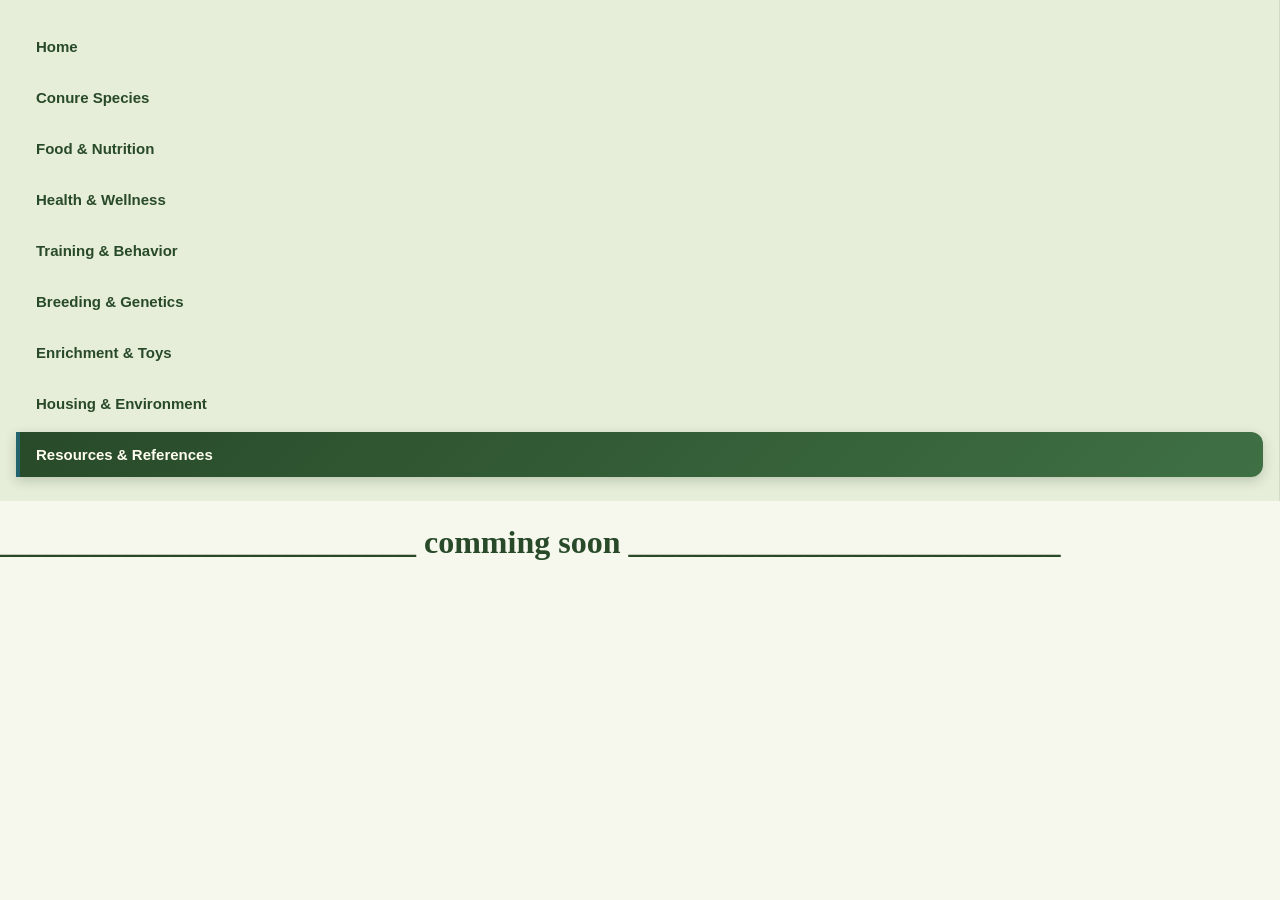
<file: resources.html>
<!DOCTYPE html>
<html lang="en">
<head>
    <meta charset="UTF-8">
    <meta name="viewport" content="width=device-width, initial-scale=1.0">
    <title>Conure Toolkit</title>
    <link rel="stylesheet" href="textstyle_conurehomepg.css">
</head>
<body>

    <!-- Loading screen -->
    <div class="loading-screen">
        <img src="louding.gif" alt="Loading..." class="loading-gif">
        <p>Loading...</p>
    </div>

    <!-- Navigation menu -->
    <nav class="site-nav" aria-label="Main navigation">
        <ul>
            <li><a href="index.html"> Home</a></li>
            <li><a href="conure_species.html">Conure Species</a></li>
                <li><a href="nutrition.html">Food &amp; Nutrition</a></li>
                <li><a href="health.html">Health &amp; Wellness</a></li>
                <li><a href="training.html">Training &amp; Behavior</a></li>
                <li><a href="genetics.html">Breeding &amp; Genetics</a></li>
                <li><a href="enrichment.html">Enrichment &amp; Toys</a></li>
                <li><a href="housing.html">Housing &amp; Environment</a></li>
                <li><a href="resources.html"  class="active" aria-current="page">Resources &amp; References</a></li>
            </ul>
        </nav>
<h1>__________________________ comming soon ___________________________</h1>
    </body>
</html>
</file>
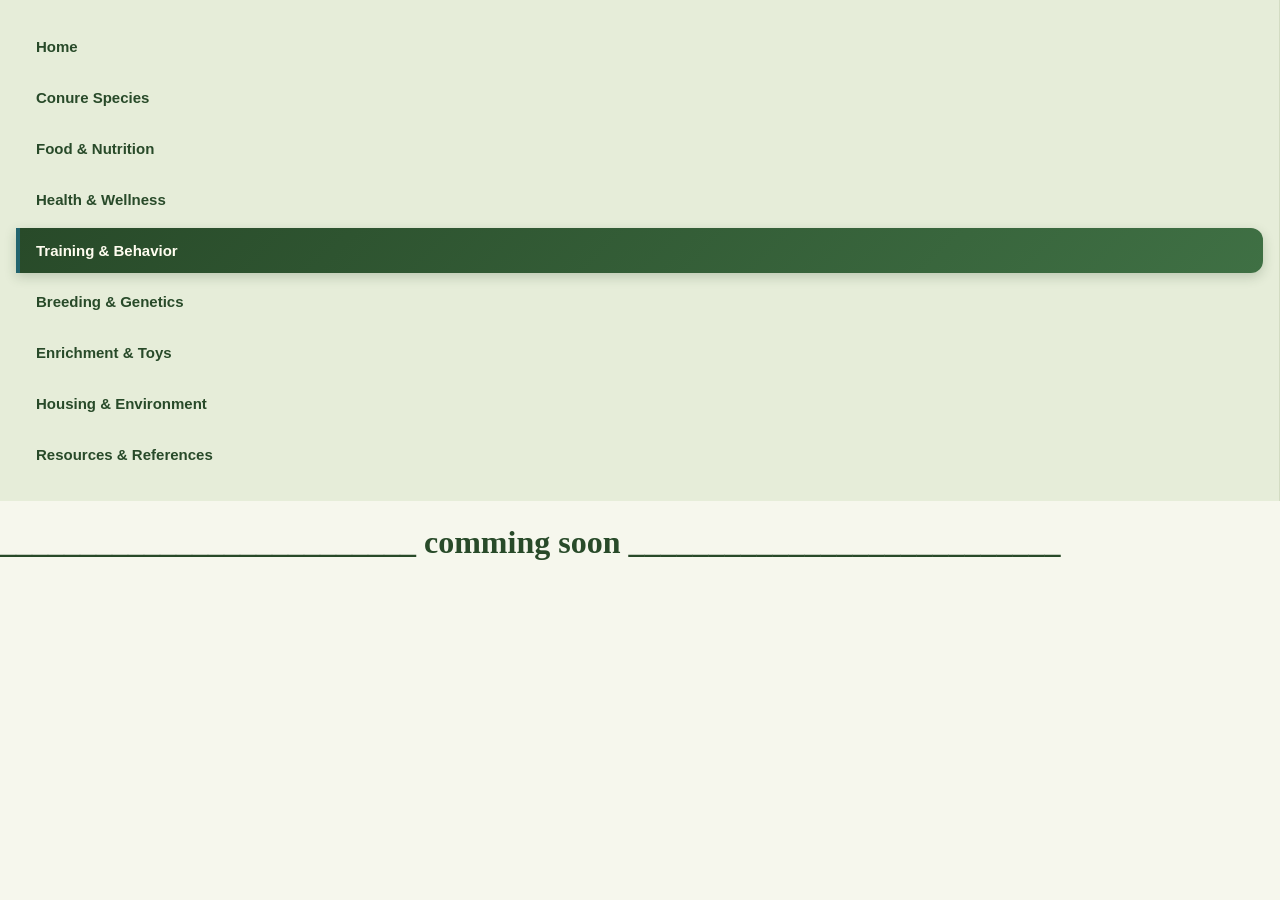
<file: training.html>
<!DOCTYPE html>
<html lang="en">
<head>
    <meta charset="UTF-8">
    <meta name="viewport" content="width=device-width, initial-scale=1.0">
    <title>Conure Toolkit</title>
    <link rel="stylesheet" href="textstyle_conurehomepg.css">
</head>
<body>

    <!-- Loading screen -->
    <div class="loading-screen">
        <img src="louding.gif" alt="Loading..." class="loading-gif">
        <p>Loading...</p>
    </div>

    <!-- Navigation menu -->
    <nav class="site-nav" aria-label="Main navigation">
        <ul>
            <li><a href="index.html">Home</a></li>
            <li><a href="conure_species.html">Conure Species</a></li>
                <li><a href="nutrition.html">Food &amp; Nutrition</a></li>
                <li><a href="health.html">Health &amp; Wellness</a></li>
                <li><a href="training.html"  class="active" aria-current="page">Training &amp; Behavior</a></li>
                <li><a href="genetics.html">Breeding &amp; Genetics</a></li>
                <li><a href="enrichment.html">Enrichment &amp; Toys</a></li>
                <li><a href="housing.html">Housing &amp; Environment</a></li>
                <li><a href="resources.html">Resources &amp; References</a></li>
            </ul>
        </nav>
<h1>__________________________ comming soon ___________________________</h1>
    </body>
</html>
</file>
<file: textstyle_conurehomepg.css>
/* -------------------------------------------------------
   GENERAL PAGE STYLES
------------------------------------------------------- */

* {
    box-sizing: border-box;
}

html {
    scroll-behavior: smooth;
       scrollbar-color: #dac340 #0c4119;
        /* track/backgoroud colour*/
        scrollbar-width: auto;
    
}

::selection {
    background: rgb(175, 209, 175);
}
 
body {
    margin: 0;
    padding: 0;
    font-family: "Trebuchet MS", Arial, sans-serif;
    background-color: #f6f7ed;
    color: #7bbd84;
    line-height: 1.8;
}

h1, h2, h3 {
    font-family: Garamond, Georgia, serif;
    color: #284a29;
    line-height: 1.3;
}

h2 {
    margin: 10px 0 18px;
    font-size: clamp(26px, 4vw, 34px);
    font-weight: bold;
}

p {
    margin: 10px 0;
}

/* -------------------------------------------------------
   HEADER
------------------------------------------------------- */

.site-header {
    background: linear-gradient(135deg, #284a29, #3f7044);
    padding: 34px 20px;
    text-align: center;
}

.site-header h1 {
    margin: 0;
    font-size: clamp(32px, 6vw, 46px);
    color: #dac340; /*title colour*/
    letter-spacing: 1px;
}

.site-header p {
    margin: 6px 0 0;
    color: #fffdf0;
    font-size: 16px;
}

/* -------------------------------------------------------
   PAGE LAYOUT = sidebar + content
------------------------------------------------------- */

.page-layout {
    display: grid;
    grid-template-columns: 290px 1fr;
    align-items: stretch;
    min-height: 60vh;
}

/* -------------------------------------------------------
   NAVIGATION MENU (sidebar)
------------------------------------------------------- */

.site-nav {
    background: #e6edd9;
    border-right: 1px solid #d3dcc3;
    padding: 24px 16px;
}

.site-nav ul {
    list-style: none;
    margin: 0;
    padding: 0;
    display: flex;
    flex-direction: column;
    gap: 6px;
    position: sticky;
    top: 20px;
}

.site-nav li {
    margin: 0;
    padding: 0;
}

.site-nav ul li a {
    display: block;
    padding: 12px 16px;
    color: #284a29;
    font-size: 15px;
    font-weight: bold;
    line-height: 1.4;
    text-decoration: none;
    background: transparent;
    border-left: 4px solid transparent;
    border-radius: 0 12px 12px 0;
    transition: background-color 0.25s ease,
                border-color 0.25s ease,
                padding-left 0.25s ease,
                box-shadow 0.25s ease;
}

.site-nav ul li a:hover,
.site-nav ul li a:focus-visible {
    background: #fffef8;
    border-left-color: #3f7044;
    padding-left: 22px;
    box-shadow: 0 3px 10px rgba(40, 74, 41, 0.10);
}

.site-nav ul li a:focus-visible {
    outline: 2px solid #284a29;
    outline-offset: 2px;
}

.site-nav ul li a.active {
    background: linear-gradient(135deg, #284a29, #3f7044);
    border-left-color: #22646e;
    color: #fffdf0;
    box-shadow: 0 4px 12px rgba(40, 74, 41, 0.22);
}

/* -------------------------------------------------------
   MAIN CONTENT (right column)
------------------------------------------------------- */

.main-content {
    padding: 30px clamp(16px, 4vw, 40px) 40px;
    min-width: 0;
}

.main-content > h2,
.main-content > p {
    text-align: center;
}

.intro {
    max-width: 700px;
    margin-left: auto;
    margin-right: auto;
}

/* -------------------------------------------------------
   INFORMATION SECTION
------------------------------------------------------- */

.information-homepage-conure {
    width: 100%;
    max-width: 950px;
    margin: 30px auto;
    padding: clamp(20px, 4vw, 35px);
    background: #fffef8;
    border: 1px solid #e1e8d9;
    border-left: 5px solid #0e362b;
    border-radius: 18px;
    box-shadow: 0 6px 20px rgba(40, 74, 41, 0.07);
}

.information-homepage-conure h2 {
    text-align: center;
    margin-top: 0;
}

.information-homepage-conure p {
    font-size: 16px;
}

/* -------------------------------------------------------
   LOADING SCREEN contains , loading-screen, loading-screen p, the img of the conure
------------------------------------------------------- */
/*fixed*/
.loading-screen {
    position: fixed;
    inset: 0;
    min-height: 100vh;
    min-height: 100dvh;
    background: radial-gradient(circle, #3f7044, #284a29);
    display: flex;
    flex-direction: column;
    align-items: center;
    justify-content: center;
    gap: 18px;
    z-index: 9999;
    color: #f1d976;
    font-size: 20px;
    font-weight: bold;
    letter-spacing: 2px;
    font-family: Garamond, Georgia, serif;
    animation: fadeOut 1s ease 2.5s forwards;
}

.loading-screen p {
    margin: 0;
}

.loading-gif {
    display: block;
    width: min(350px, 80vw);
    max-height: 55vh;
    height: auto;
    object-fit: contain;
    filter: drop-shadow(0 8px 15px rgba(0, 0, 0, 0.2));
}

@keyframes fadeOut {
    to {
        opacity: 0;
        visibility: hidden;
        pointer-events: none;
    }
}

/* -------------------------------------------------------
   SCIENTIFIC CLASSIFICATION CARD
------------------------------------------------------- */

.card {
    display: flex;
    flex-direction: row;
    align-items: flex-start;
    gap: 26px;

    width: 100%;
    max-width: 950px;
    margin: 30px auto;
    padding: 24px;

    background: linear-gradient(145deg, #ffffff, #f0f4e9);
    border: 1px solid #dce6d7;
    border-radius: 20px;

    box-shadow: 0 6px 18px rgba(40, 74, 41, 0.10);

    transition: transform 0.3s ease,
                box-shadow 0.3s ease;
}

.card:hover {
    transform: translateY(-4px);
    box-shadow: 0 12px 26px rgba(40, 74, 41, 0.15);
}

.card-img {
    flex: 0 0 40%;
    width: 40%;
    height: 310px;

    background-size: cover;
    background-position: center;
    background-repeat: no-repeat;
    background-color: #e8eddf;

    border: 3px solid #ffffff;
    border-radius: 15px;

    box-shadow: 0 3px 10px rgba(40, 74, 41, 0.12);

    transition: transform 0.3s ease;
}

.card:hover .card-img {
    transform: scale(1.01);
}

.card-info {
    flex: 1;
    min-width: 0;
    padding: 4px 0;
    color: #2e4631;
}

.text-title {
    margin: 0 0 18px;
    padding-bottom: 12px;

    font-family: Garamond, Georgia, serif;
    font-size: clamp(21px, 3vw, 27px);
    font-weight: bold;
    line-height: 1.35;
    color: #284a29;

    border-bottom: 3px solid #5b9eea;
}

.text-body {
    font-size: 16px;
    line-height: 1.65;
    overflow-wrap: anywhere;
}

.text-body p {
    margin: 8px 0;
    padding-bottom: 6px;
    border-bottom: 1px solid #e2e9dc;
}

.text-body p:last-child {
    border-bottom: none;
}

.text-body strong {
    color: #3f7044;
}
/* the pyrrhura card connects too all the geunues cards any editd not on pyrrhura will be dont too genues cards */
.card-img-pyrrhura {
    flex:auto;
    width: auto;
    height: auto;

    background-size: cover;
    background-position: center;
    background-repeat: no-repeat;
    background-color: #e8eddf;

    border: 3px solid #ffffff;
    border-radius: 15px;

    box-shadow: 0 3px 10px rgba(40, 74, 41, 0.12);

    transition: transform 0.3s ease;
}


/* -------------------------------------------------------
   FOOTER
------------------------------------------------------- */

.site-footer {
    background: #284a29;
    border-top: 4px solid #ff2f2f;/* color red of the line in footer*/
    color: #fffdf0;
    text-align: center;
    padding: 18px 20px;
    font-size: 14px;
}

.site-footer p {
    margin: 0;
}

/* -------------------------------------------------------
   MOBILE FRIENDLY
   (sidebar and content stack, like the example layout)
------------------------------------------------------- */

@media (max-width: 800px) {
    .page-layout {
        grid-template-columns: 1fr;
    }

    .site-nav {
        border-right: none;
        border-bottom: 1px solid #d3dcc3;
        padding: 14px 10px;
    }

    .site-nav ul {
        flex-direction: row;
        flex-wrap: wrap;
        justify-content: center;
        gap: 6px;
        position: static;
    }

    .site-nav ul li a {
        padding: 8px 12px;
        font-size: 14px;
        border-left: none;
        border-bottom: 3px solid transparent;
        border-radius: 10px;
        background: #fffef8;
    }

    .site-nav ul li a:hover,
    .site-nav ul li a:focus-visible {
        padding-left: 12px;
        border-bottom-color: #3f7044;
    }

    .site-nav ul li a.active {
        border-bottom-color: #da1d03;
    }

    .information-homepage-conure {
        padding: 20px;
    }

    .card {
        flex-direction: column;
        gap: 18px;
        padding: 16px;
    }

    .card-img {
        flex: none;
        width: 100%;
        height: 250px;
    }

    .card-info {
        width: 100%;
    }

    .text-title {
        font-size: 23px;
    }
}

/* -------------------------------------------------------
   ACCESSIBILITY
------------------------------------------------------- */

@media (prefers-reduced-motion: reduce) {
    html {
        scroll-behavior: auto; 
         scrollbar-color: #dac340 #0c4119;/* the color
        /* track/backgoroud colour*/
        scrollbar-width: auto;
    }
    *,
    *::before,
    *::after {
        animation-duration: 0.01ms !important;
        transition-duration: 0.01ms !important;
     }
    }
</file>
<file: textstyle_ConureSpecies.css>
/* -------------------------------------------------------
   GENERAL PAGE STYLES
------------------------------------------------------- */

* {
    box-sizing: border-box;
}

html {
    scroll-behavior: smooth;
           scrollbar-color:  #dac340 #0c4119;
        /* track/backgoroud colour*/
        scrollbar-width: auto;
}
::selection {
    background: rgb(175, 209, 175);
}
 
body {
    margin: 0;
    padding: 0;
    font-family: "Trebuchet MS", Arial, sans-serif;
    background-color: #f6f7ed;
    color: #2e4631;
    line-height: 1.8;
}

h1, h2, h3 {
    font-family: Garamond, Georgia, serif;
    color: #284a29;
    line-height: 1.3;
}

h2 {
    margin: 10px 0 18px;
    font-size: clamp(26px, 4vw, 34px);
    font-weight: bold;
}

p {
    margin: 10px 0;
}

/* -------------------------------------------------------
   HEADER
------------------------------------------------------- */

.site-header {
    background: linear-gradient(135deg, #284a29, #3f7044);
    padding: 34px 20px;
    text-align: center;
}

.site-header h1 {
    margin: 0;
    font-size: clamp(32px, 6vw, 46px);
    color: #dac340; /*title colour*/
    letter-spacing: 1px;
}

.site-header p {
    margin: 6px 0 0;
    color: #fffdf0;
    font-size: 16px;
}

/* -------------------------------------------------------
   PAGE LAYOUT = sidebar + content
------------------------------------------------------- */

.page-layout {
    display: grid;
    grid-template-columns: 290px 1fr;
    align-items: stretch;
    min-height: 60vh;
}

/* -------------------------------------------------------
   NAVIGATION MENU (sidebar)
------------------------------------------------------- */

.site-nav {
    background: #e6edd9;
    border-right: 1px solid #d3dcc3;
    padding: 24px 16px;
}

.site-nav ul {
    list-style: none;
    margin: 0;
    padding: 0;
    display: flex;
    flex-direction: column;
    gap: 6px;
    position: sticky;
    top: 20px;
}

.site-nav li {
    margin: 0;
    padding: 0;
}

.site-nav ul li a {
    display: block;
    padding: 12px 16px;
    color: #284a29;
    font-size: 15px;
    font-weight: bold;
    line-height: 1.4;
    text-decoration: none;
    background: transparent;
    border-left: 4px solid transparent;
    border-radius: 0 12px 12px 0;
    transition: background-color 0.25s ease,
                border-color 0.25s ease,
                padding-left 0.25s ease,
                box-shadow 0.25s ease;
}

.site-nav ul li a:hover,
.site-nav ul li a:focus-visible {
    background: #fffef8;
    border-left-color: #3f7044;
    padding-left: 22px;
    box-shadow: 0 3px 10px rgba(40, 74, 41, 0.10);
}

.site-nav ul li a:focus-visible {
    outline: 2px solid #284a29;
    outline-offset: 2px;
}

.site-nav ul li a.active {
    background: linear-gradient(135deg, #284a29, #3f7044);
    border-left-color: #22646e;
    color: #fffdf0;
    box-shadow: 0 4px 12px rgba(40, 74, 41, 0.22);
}

/* -------------------------------------------------------
   MAIN CONTENT (right column)
------------------------------------------------------- */

.main-content {
    padding: 30px clamp(16px, 4vw, 40px) 40px;
    min-width: 0;
}

.main-content > h2,
.main-content > p {
    text-align: center;
}

.intro {
    max-width: 700px;
    margin-left: auto;
    margin-right: auto;
}

/* -------------------------------------------------------
   INFORMATION SECTION
------------------------------------------------------- */

.information-homepage-conure {
    width: 100%;
    max-width: 950px;
    margin: 30px auto;
    padding: clamp(20px, 4vw, 35px);
    background: #fffef8;
    border: 1px solid #e1e8d9;
    border-left: 5px solid #0d6950;
    border-radius: 18px;
    box-shadow: 0 6px 20px rgba(40, 74, 41, 0.07);
}

.information-homepage-conure h2 {
    text-align: center;
    margin-top: 0;
}

.information-homepage-conure p {
    font-size: 16px;
}

/* -------------------------------------------------------
   LOADING SCREEN
------------------------------------------------------- */

.loading-screen {
    position: fixed;
    inset: 0;
    min-height: 100vh;
    min-height: 100dvh;
    background: radial-gradient(circle, #3f7044, #284a29);
    display: flex;
    flex-direction: column;
    align-items: center;
    justify-content: center;
    gap: 18px;
    z-index: 9999;
    color: #f1d976;
    font-size: 20px;
    font-weight: bold;
    letter-spacing: 2px;
    font-family: Garamond, Georgia, serif;
    animation: fadeOut 1s ease 2.5s forwards;
}

.loading-screen p {
    margin: 0;
}

.loading-gif {
    display: block;
    width: min(350px, 80vw);
    max-height: 55vh;
    height: auto;
    object-fit: contain;
    filter: drop-shadow(0 8px 15px rgba(0, 0, 0, 0.2));
}

@keyframes fadeOut {
    to {
        opacity: 0;
        visibility: hidden;
        pointer-events: none;
    }
}

/* -------------------------------------------------------
   SCIENTIFIC CLASSIFICATION CARD
------------------------------------------------------- */

.card {
    display: flex;
    flex-direction: row;
    align-items: flex-start;
    gap: 26px;

    width: 100%;
    max-width: 950px;
    margin: 30px auto;
    padding: 24px;

    background: linear-gradient(145deg, #ffffff, #f0f4e9);
    border: 1px solid #dce6d7;
    border-radius: 20px;

    box-shadow: 0 6px 18px rgba(40, 74, 41, 0.10);

    transition: transform 0.3s ease,
                box-shadow 0.3s ease;
}

.card:hover {
    transform: translateY(-4px);
    box-shadow: 0 12px 26px rgba(40, 74, 41, 0.15);
}

/* -------------------------------------------------------
   CARD IMAGES — size
------------------------------------------------------- */

.card-img {
    flex: 0 0 40%;
    width: 40%;
    height: 450px;
    min-width: 0;

    background-size: contain;
    background-position: center;
    background-repeat: no-repeat;
    background-color: #f0f4e9;

    border: 3px solid #ffffff;
    border-radius: 15px;
    box-shadow: 0 3px 10px rgba(40, 74, 41, 0.12);
}

/* Keep the full image visible on hover */
.card:hover .card-img {
    transform: none;
}

@media (max-width: 800px) {
    .card-img {
        flex: none;
        width: 100%;
        height: 350px;
        background-size: contain;
        background-position: center;
        background-repeat: no-repeat;
    }
}

/* card stuff fun effect words and text */
.card:hover .card-img {
    transform: none;
}

.card-info {
    flex: 1;
    min-width: 0;
    padding: 4px 0;
    color: #2e4631;
}

.text-title {
    margin: 0 0 18px;
    padding-bottom: 12px;

    font-family: Garamond, Georgia, serif;
    font-size: clamp(21px, 3vw, 27px);
    font-weight: bold;
    line-height: 1.35;
    color: #284a29;

    border-bottom: 3px solid #5b9eea;
}

.text-body {
    font-size: 16px;
    line-height: 1.65;
    overflow-wrap: anywhere;
}

.text-body p {
    margin: 8px 0;
    padding-bottom: 6px;
    border-bottom: 1px solid #e2e9dc;
}

.text-body p:last-child {
    border-bottom: none;
}

.text-body strong {
    color: #3f7044;
}

/* -------------------------------------------------------
   CARD IMAGES — SHOW THE FULL CONURE
------------------------------------------------------- */

.card-img {
    flex: 0 0 40%;
    width: 40%;
    height: 350px;
    min-width: 0;

    background-size: contain; /* Shows the entire image */
    background-position: center;
    background-repeat: no-repeat;
    background-color: #f0f4e9;

    border: 3px solid #ffffff;
    border-radius: 15px;

    box-shadow: 0 3px 10px rgba(40, 74, 41, 0.12);
}

/* Avoid zooming and cropping the image on hover */
.card:hover .card-img {
    transform: none;
}

/* -------------------------------------------------------
   FOOTER
------------------------------------------------------- */

.site-footer {
    background: #284a29;
    border-top: 4px solid #ff2f2f;
    color: #fffdf0;
    text-align: center;
    padding: 18px 20px;
    font-size: 14px;
}

.site-footer p {
    margin: 0;
}

/* -------------------------------------------------------
   MOBILE FRIENDLY
   (sidebar and content stack, like the example layout)
------------------------------------------------------- */

@media (max-width: 800px) {
    .page-layout {
        grid-template-columns: 1fr;
    }

    .site-nav {
        border-right: none;
        border-bottom: 1px solid #d3dcc3;
        padding: 14px 10px;
    }

    .site-nav ul {
        flex-direction: row;
        flex-wrap: wrap;
        justify-content: center;
        gap: 6px;
        position: static;
    }

    .site-nav ul li a {
        padding: 8px 12px;
        font-size: 14px;
        border-left: none;
        border-bottom: 3px solid transparent;
        border-radius: 10px;
        background: #fffef8;
    }

    .site-nav ul li a:hover,
    .site-nav ul li a:focus-visible {
        padding-left: 12px;
        border-bottom-color: #3f7044;
    }

    .site-nav ul li a.active {
        border-bottom-color: #da1d03;
    }

    .information-homepage-conure {
        padding: 20px;
    }

    .card {
        flex-direction: column;
        gap: 18px;
        padding: 16px;
    }

    .card-img {
        flex: none;
        width: 100%;
        height: 250px;
    }

    .card-info {
        width: 100%;
    }

    .text-title {
        font-size: 23px;
    }
}

/* -------------------------------------------------------
   ACCESSIBILITY
------------------------------------------------------- */

@media (prefers-reduced-motion: reduce) {
    html {
        scroll-behavior: auto;
    }

    *,
    *::before,
    *::after {
        animation-duration: 0.01ms !important;
        transition-duration: 0.01ms !important;
    }
}
</file>
